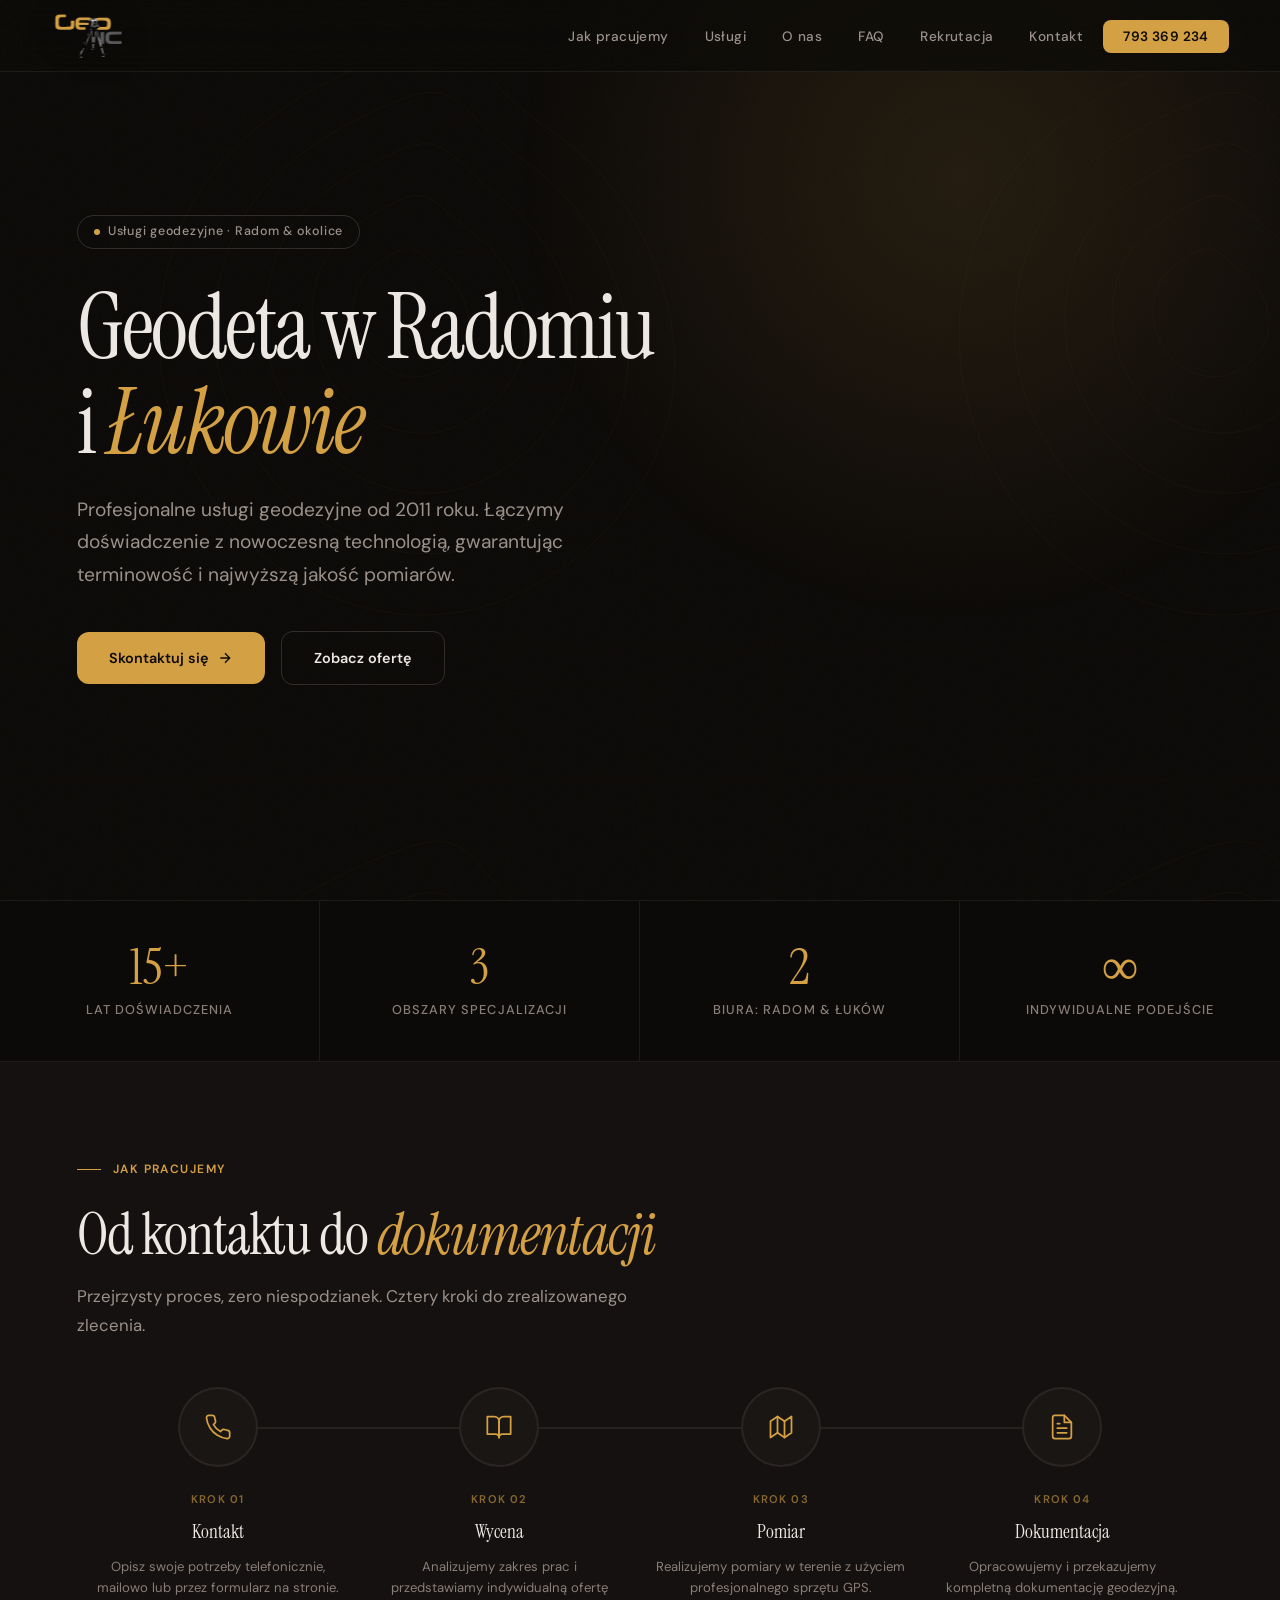
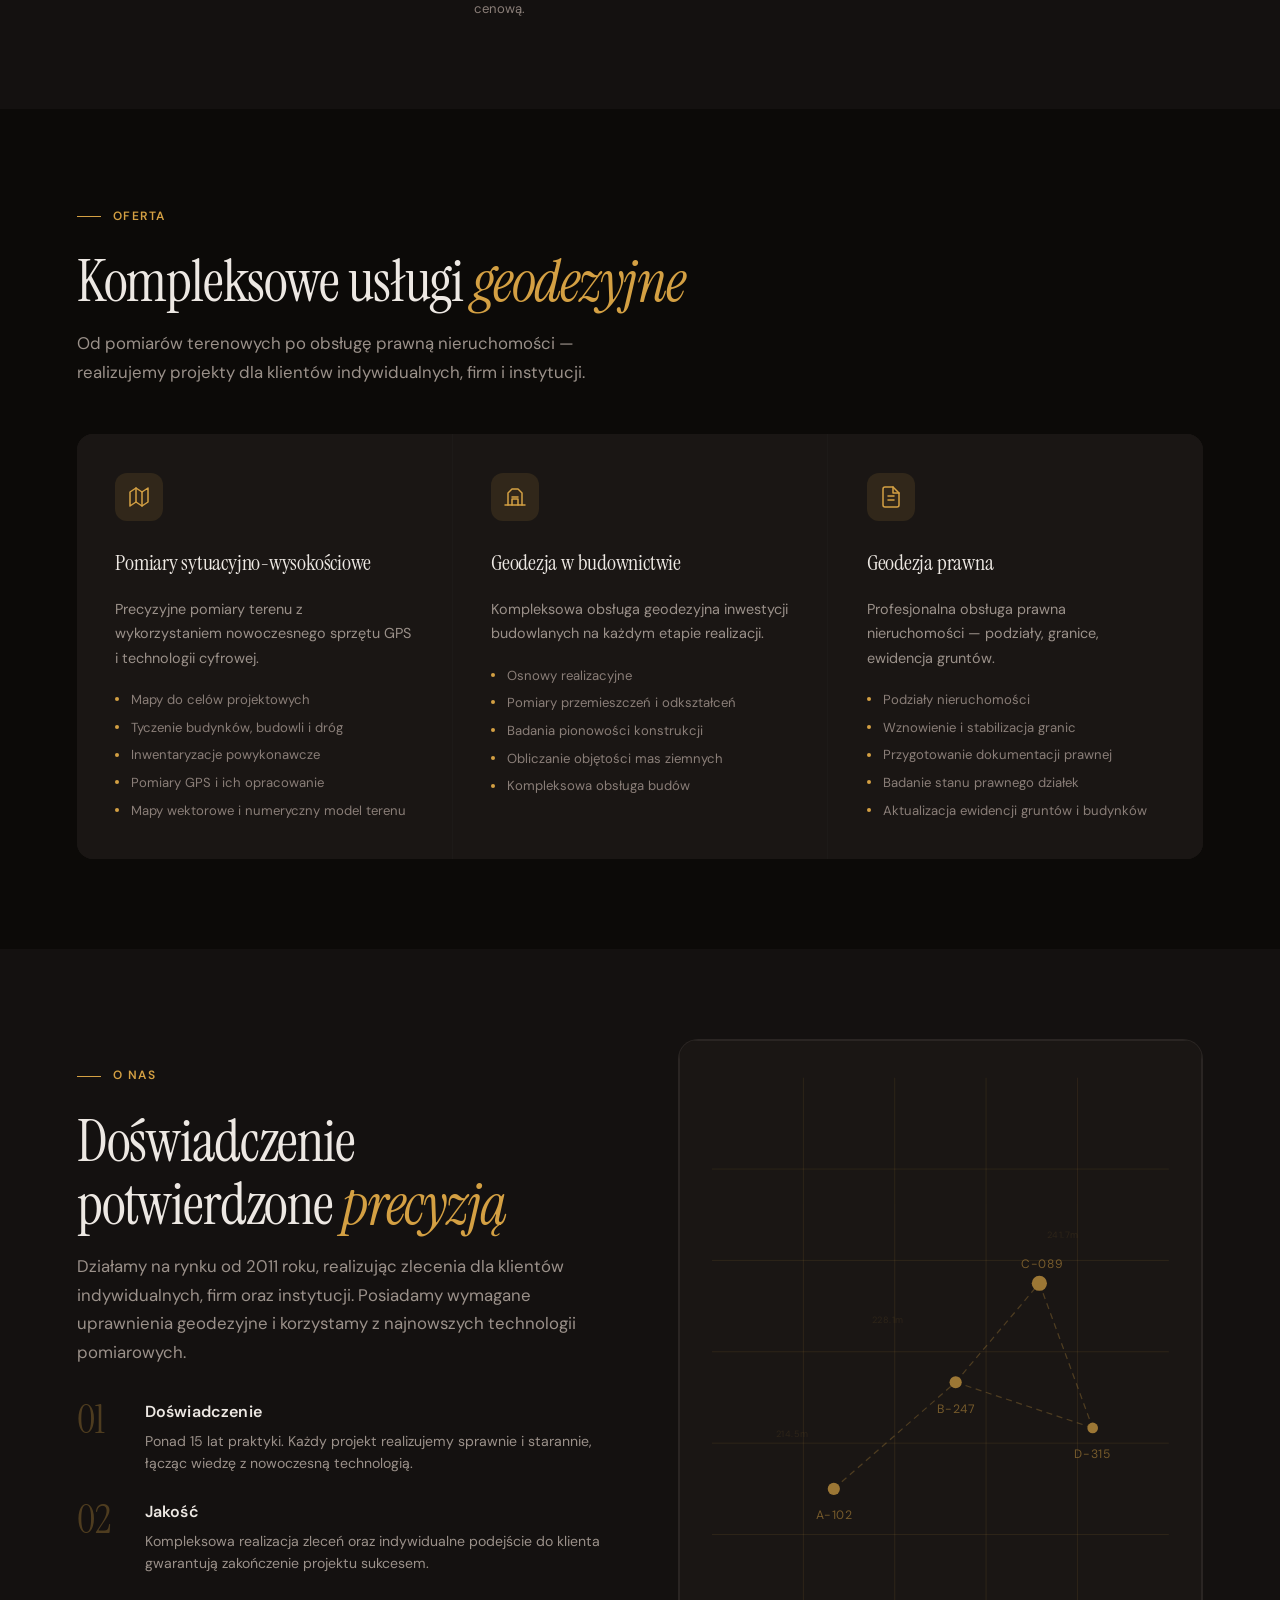
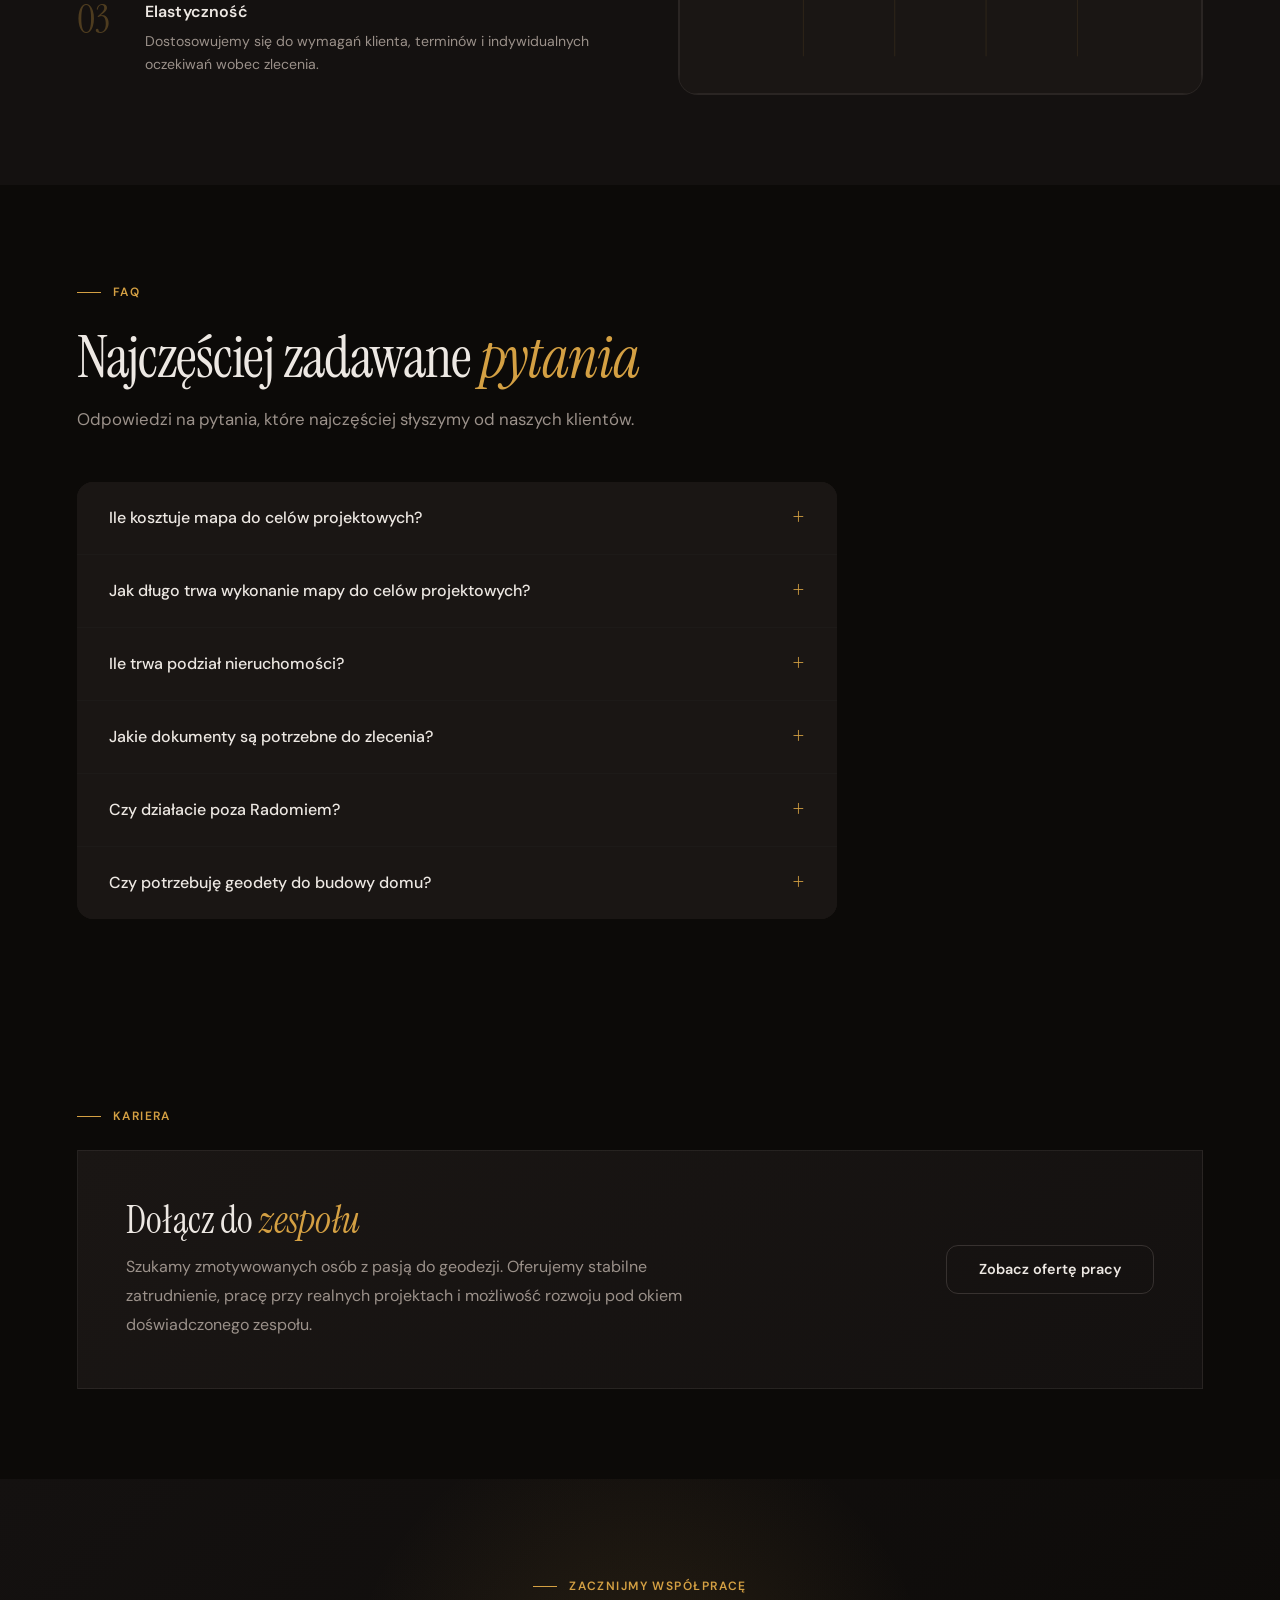
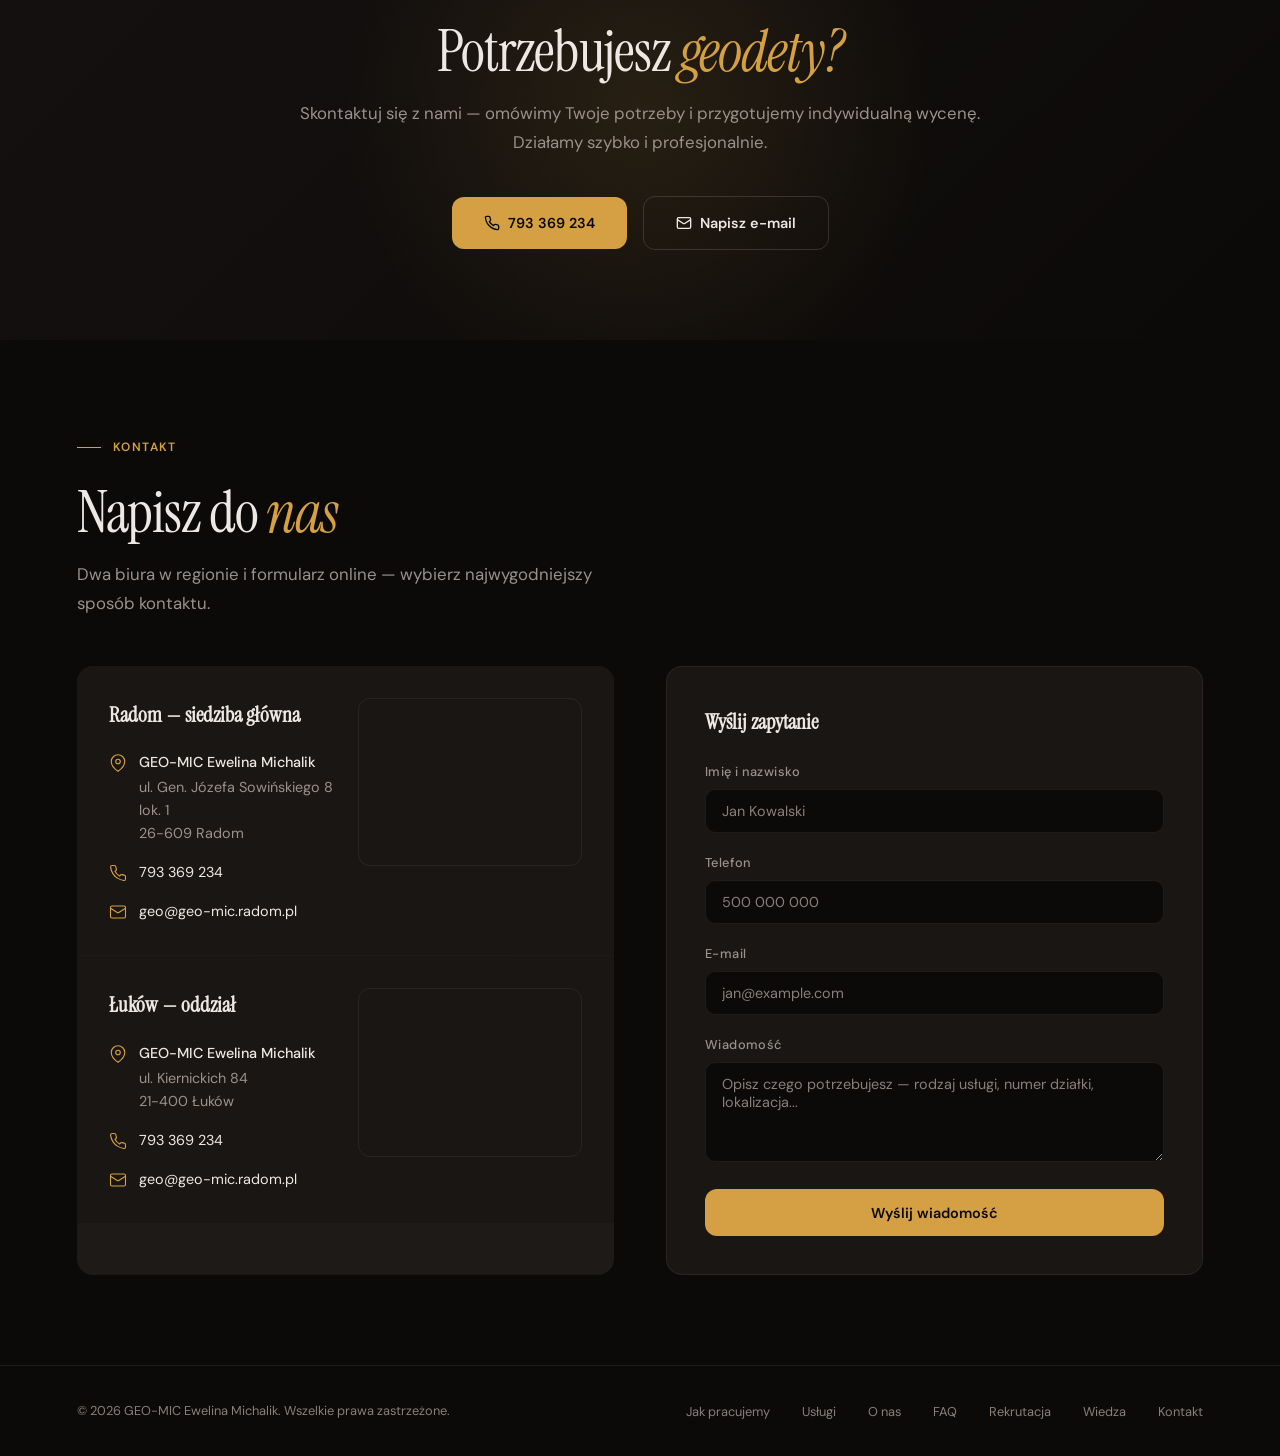
<file: index.html>
<!DOCTYPE html>
<html lang="pl">
<head>
    <meta charset="UTF-8">
    <meta name="viewport" content="width=device-width, initial-scale=1.0">
    <title>Geodeta Radom i Łuków — GEO-MIC Usługi Geodezyjne</title>
    <meta name="description" content="Geodeta Radom i Łuków — mapy do celów projektowych, podziały nieruchomości, tyczenie budynków, inwentaryzacje powykonawcze. GEO-MIC od 2011 roku. Zadzwoń lub napisz.">
    <meta name="keywords" content="geodeta Radom, usługi geodezyjne Radom, mapa do celów projektowych, podział nieruchomości, tyczenie budynku, inwentaryzacja powykonawcza, geodezja Łuków, geodeta Łuków, GEO-MIC">
    <meta name="author" content="GEO-MIC Ewelina Michalik">
    <meta name="robots" content="index, follow">
    <link rel="canonical" href="https://geo-mic.radom.pl/">
    <link rel="alternate" hreflang="pl" href="https://geo-mic.radom.pl/">
    <link rel="alternate" hreflang="x-default" href="https://geo-mic.radom.pl/">

    <!-- Open Graph -->
    <meta property="og:type" content="website">
    <meta property="og:title" content="GEO-MIC — Usługi Geodezyjne Radom & Łuków">
    <meta property="og:description" content="Profesjonalne usługi geodezyjne od 2011 roku. Mapy, pomiary, podziały nieruchomości. Skontaktuj się z nami!">
    <meta property="og:url" content="https://geo-mic.radom.pl/">
    <meta property="og:site_name" content="GEO-MIC">
    <meta property="og:locale" content="pl_PL">
    <meta property="og:image" content="https://geo-mic.radom.pl/og-image.jpg">
    <meta property="og:image:width" content="1200">
    <meta property="og:image:height" content="630">
    <meta name="twitter:image" content="https://geo-mic.radom.pl/og-image.jpg">

    <!-- Twitter -->
    <meta name="twitter:card" content="summary_large_image">
    <meta name="twitter:title" content="GEO-MIC — Usługi Geodezyjne Radom">
    <meta name="twitter:description" content="Profesjonalne usługi geodezyjne od 2011 roku. Mapy, pomiary, podziały nieruchomości.">

    <!-- Favicon -->
    <link rel="icon" type="image/svg+xml" href="logo_nav_gold.svg">
    <link rel="shortcut icon" href="logo_nav_gold.svg">

    <!-- Schema.org LocalBusiness -->
    <script type="application/ld+json">
    {
        "@context": "https://schema.org",
        "@type": "ProfessionalService",
        "name": "GEO-MIC Ewelina Michalik",
        "legalName": "GEO-MIC Ewelina Michalik",
        "description": "Profesjonalne usługi geodezyjne — mapy do celów projektowych, podziały nieruchomości, tyczenie budynków, inwentaryzacje powykonawcze.",
        "url": "https://geo-mic.radom.pl",
        "telephone": "+48793369234",
        "email": "geo@geo-mic.radom.pl",
        "foundingDate": "2011",
        "priceRange": "$$",
        "logo": {
            "@type": "ImageObject",
            "url": "https://geo-mic.radom.pl/logo_nav_gold.svg"
        },
        "image": "https://geo-mic.radom.pl/og-image.jpg",
        "areaServed": [
            {"@type": "City", "name": "Radom"},
            {"@type": "City", "name": "Łuków"},
            {"@type": "AdministrativeArea", "name": "województwo mazowieckie"},
            {"@type": "AdministrativeArea", "name": "województwo lubelskie"}
        ],
        "address": [
            {
                "@type": "PostalAddress",
                "streetAddress": "ul. Gen. Józefa Sowińskiego 8 lok. 1",
                "addressLocality": "Radom",
                "postalCode": "26-609",
                "addressCountry": "PL"
            },
            {
                "@type": "PostalAddress",
                "streetAddress": "ul. Kiernickich 84",
                "addressLocality": "Łuków",
                "postalCode": "21-400",
                "addressCountry": "PL"
            }
        ],
        "geo": {
            "@type": "GeoCoordinates",
            "latitude": 51.40270,
            "longitude": 21.14720
        },
        "openingHoursSpecification": [
            {
                "@type": "OpeningHoursSpecification",
                "dayOfWeek": ["Monday","Tuesday","Wednesday","Thursday","Friday"],
                "opens": "08:00",
                "closes": "16:00"
            }
        ],
        "sameAs": [
            "https://www.panoramafirm.pl/geodezja-geo-mic-ewelina-michalik"
        ],
        "hasOfferCatalog": {
            "@type": "OfferCatalog",
            "name": "Usługi geodezyjne",
            "itemListElement": [
                {"@type": "Offer", "itemOffered": {"@type": "Service", "name": "Mapy do celów projektowych"}},
                {"@type": "Offer", "itemOffered": {"@type": "Service", "name": "Tyczenie budynków i budowli"}},
                {"@type": "Offer", "itemOffered": {"@type": "Service", "name": "Inwentaryzacje powykonawcze"}},
                {"@type": "Offer", "itemOffered": {"@type": "Service", "name": "Podziały nieruchomości"}},
                {"@type": "Offer", "itemOffered": {"@type": "Service", "name": "Geodezja w budownictwie"}}
            ]
        }
    }
    </script>

    <!-- Schema.org FAQPage -->
    <script type="application/ld+json">
    {
        "@context": "https://schema.org",
        "@type": "FAQPage",
        "mainEntity": [
            {
                "@type": "Question",
                "name": "Ile kosztuje mapa do celów projektowych?",
                "acceptedAnswer": {
                    "@type": "Answer",
                    "text": "Cena zależy od wielkości obszaru opracowania, lokalizacji działki oraz stopnia zagospodarowania terenu. Wycenę przygotowujemy indywidualnie po zapoznaniu się ze szczegółami zlecenia."
                }
            },
            {
                "@type": "Question",
                "name": "Jak długo trwa wykonanie mapy do celów projektowych?",
                "acceptedAnswer": {
                    "@type": "Answer",
                    "text": "Standardowy czas realizacji to od 2 do 4 tygodni, w zależności od skomplikowania terenu i obciążenia ośrodka dokumentacji geodezyjnej."
                }
            },
            {
                "@type": "Question",
                "name": "Ile trwa podział nieruchomości?",
                "acceptedAnswer": {
                    "@type": "Answer",
                    "text": "Proces podziału nieruchomości trwa zazwyczaj od 2 do 6 miesięcy. Na czas realizacji wpływają procedury administracyjne i konieczność uzyskania decyzji urzędowych."
                }
            },
            {
                "@type": "Question",
                "name": "Jakie dokumenty są potrzebne do zlecenia?",
                "acceptedAnswer": {
                    "@type": "Answer",
                    "text": "Podstawowe informacje to numer działki ewidencyjnej i jej lokalizacja. W zależności od rodzaju usługi mogą być potrzebne dodatkowe dokumenty, np. akt notarialny czy wypis z rejestru gruntów."
                }
            },
            {
                "@type": "Question",
                "name": "Czy działacie poza Radomiem?",
                "acceptedAnswer": {
                    "@type": "Answer",
                    "text": "Tak — realizujemy zlecenia na terenie całego województwa mazowieckiego i lubelskiego. Posiadamy biura w Radomiu i Łukowie."
                }
            },
            {
                "@type": "Question",
                "name": "Czy potrzebuję geodety do budowy domu?",
                "acceptedAnswer": {
                    "@type": "Answer",
                    "text": "Tak — geodeta jest niezbędny na kilku etapach: przed budową (mapa do celów projektowych), w trakcie (tyczenie budynku) i po zakończeniu (inwentaryzacja powykonawcza)."
                }
            }
        ]
    }
    </script>

    <link rel="preconnect" href="https://fonts.googleapis.com">
    <link rel="preconnect" href="https://fonts.gstatic.com" crossorigin>
    <link href="https://fonts.googleapis.com/css2?family=DM+Sans:opsz,wght@9..40,400;9..40,500;9..40,600;9..40,700&family=Instrument+Serif:ital@0;1&display=swap" rel="stylesheet">
    <style>
        *, *::before, *::after { margin: 0; padding: 0; box-sizing: border-box; }

        :root {
            --bg-primary: #0c0a08;
            --bg-secondary: #141110;
            --bg-card: #1a1614;
            --bg-card-hover: #221e1a;
            --text-primary: #ede8e3;
            --text-secondary: #9b918a;
            --text-muted: #8a7e78;
            --accent: #d4a043;
            --accent-dim: #c08c30;
            --accent-glow: rgba(212, 160, 67, 0.12);
            --accent-warm: #d4a843;
            --border: rgba(155, 145, 138, 0.12);
            --border-hover: rgba(155, 145, 138, 0.25);
            --font-display: 'Instrument Serif', Georgia, serif;
            --font-body: 'DM Sans', system-ui, sans-serif;
            --ease-out: cubic-bezier(0.16, 1, 0.3, 1);
            --ease-spring: cubic-bezier(0.34, 1.56, 0.64, 1);
        }

        html { scroll-behavior: smooth; }

        body {
            font-family: var(--font-body);
            background: var(--bg-primary);
            color: var(--text-primary);
            line-height: 1.6;
            overflow-x: hidden;
            -webkit-font-smoothing: antialiased;
        }

        /* === TOPO BACKGROUND PATTERN === */
        .topo-bg {
            position: fixed;
            inset: 0;
            z-index: 0;
            opacity: 0.04;
            pointer-events: none;
            background-image: url("data:image/svg+xml,%3Csvg width='800' height='800' xmlns='http://www.w3.org/2000/svg'%3E%3Cpath d='M400 50c-80 30-180 80-220 180s-20 200 40 280 160 120 250 100 180-100 200-200-30-220-120-280S480 20 400 50z' fill='none' stroke='%23d4a043' stroke-width='1'/%3E%3Cpath d='M400 100c-60 25-140 65-170 145s-15 160 35 225 130 95 200 80 145-80 160-160-25-175-95-225S460 75 400 100z' fill='none' stroke='%23d4a043' stroke-width='1'/%3E%3Cpath d='M400 150c-45 20-105 50-125 110s-10 120 28 170 100 72 152 60 110-60 120-120-20-130-72-170S445 130 400 150z' fill='none' stroke='%23d4a043' stroke-width='1'/%3E%3Cpath d='M400 200c-30 14-70 36-82 76s-6 82 20 115 68 48 104 40 74-42 82-82-14-88-50-115S430 186 400 200z' fill='none' stroke='%23d4a043' stroke-width='1'/%3E%3Cpath d='M400 250c-15 8-38 20-44 42s-3 44 12 62 38 26 56 22 40-22 44-44-8-48-28-62S415 242 400 250z' fill='none' stroke='%23d4a043' stroke-width='1'/%3E%3C/svg%3E");
            background-size: 800px 800px;
            animation: topoDrift 60s linear infinite;
        }

        @keyframes topoDrift {
            0% { transform: translate(0, 0) rotate(0deg); }
            100% { transform: translate(-100px, -80px) rotate(5deg); }
        }

        /* === GRAIN OVERLAY === */
        .grain {
            position: fixed;
            inset: 0;
            z-index: 9999;
            pointer-events: none;
            opacity: 0.025;
            background-image: url("data:image/svg+xml,%3Csvg viewBox='0 0 256 256' xmlns='http://www.w3.org/2000/svg'%3E%3Cfilter id='noise'%3E%3CfeTurbulence type='fractalNoise' baseFrequency='0.9' numOctaves='4' stitchTiles='stitch'/%3E%3C/filter%3E%3Crect width='100%25' height='100%25' filter='url(%23noise)'/%3E%3C/svg%3E");
            background-size: 256px;
        }

        /* === NAV === */
        nav {
            position: fixed;
            top: 0;
            left: 0;
            right: 0;
            z-index: 1000;
            padding: 0 clamp(1.5rem, 4vw, 4rem);
            height: 72px;
            display: flex;
            align-items: center;
            justify-content: space-between;
            backdrop-filter: blur(20px) saturate(1.4);
            -webkit-backdrop-filter: blur(20px) saturate(1.4);
            background: rgba(12, 10, 8, 0.8);
            border-bottom: 1px solid var(--border);
            transition: transform 0.4s var(--ease-out);
        }

        nav.hidden { transform: translateY(-100%); }

        .nav-logo {
            display: flex;
            align-items: center;
            justify-content: flex-start;
            width: clamp(152px, 18vw, 196px);
            height: 46px;
            padding: 2px 0 1px 4px;
            overflow: visible;
            text-decoration: none;
            color: var(--text-primary);
            flex-shrink: 0;
        }

        .nav-logo img {
            display: block;
            width: auto;
            height: 34px;
            max-width: none;
            object-fit: contain;
            object-position: left center;
            transform: scale(1.28);
            transform-origin: left center;
            filter: drop-shadow(0 4px 16px rgba(0,0,0,0.16));
            transition: transform 0.3s var(--ease-out), filter 0.3s var(--ease-out);
        }

        .nav-logo:hover img {
            transform: scale(1.31) translateY(-1px);
            filter: drop-shadow(0 6px 22px rgba(212, 160, 67, 0.16));
        }

        .nav-links {
            display: flex;
            align-items: center;
            gap: 0.25rem;
            list-style: none;
        }

        .nav-links a {
            color: var(--text-secondary);
            text-decoration: none;
            font-size: 0.85rem;
            font-weight: 500;
            letter-spacing: 0.03em;
            padding: 0.5rem 1rem;
            border-radius: 8px;
            transition: all 0.25s var(--ease-out);
        }

        .nav-links a:hover {
            color: var(--text-primary);
            background: rgba(212, 160, 67, 0.06);
        }

        .nav-cta {
            background: var(--accent) !important;
            color: var(--bg-primary) !important;
            font-weight: 600 !important;
            padding: 0.5rem 1.25rem !important;
        }

        .nav-cta:hover {
            background: var(--accent-dim) !important;
            transform: translateY(-1px);
            box-shadow: 0 4px 20px var(--accent-glow);
        }

        /* Mobile menu */
        .menu-toggle {
            display: none;
            flex-direction: column;
            gap: 5px;
            background: none;
            border: none;
            cursor: pointer;
            padding: 8px;
        }

        .menu-toggle span {
            width: 22px;
            height: 2px;
            background: var(--text-primary);
            border-radius: 2px;
            transition: all 0.3s var(--ease-out);
        }

        /* === HERO === */
        .hero {
            position: relative;
            min-height: 100vh;
            display: flex;
            align-items: center;
            padding: clamp(6rem, 12vh, 10rem) clamp(1.5rem, 6vw, 6rem);
            overflow: hidden;
        }

        .hero::before {
            content: '';
            position: absolute;
            top: -30%;
            right: -10%;
            width: 70vw;
            height: 70vw;
            max-width: 900px;
            max-height: 900px;
            background: radial-gradient(circle, var(--accent-glow) 0%, transparent 70%);
            border-radius: 50%;
            pointer-events: none;
            animation: heroGlow 8s ease-in-out infinite alternate;
        }

        /* Hero parallax grid background */
        .hero-grid-bg {
            position: absolute;
            inset: 0;
            z-index: 0;
            overflow: hidden;
            pointer-events: none;
        }

        .hero-grid-bg svg {
            position: absolute;
            width: 120%;
            height: 120%;
            top: -10%;
            left: -10%;
            opacity: 0.035;
            will-change: transform;
        }

        @keyframes heroGlow {
            0% { opacity: 0.4; transform: scale(1); }
            100% { opacity: 0.7; transform: scale(1.1); }
        }

        .hero-content {
            position: relative;
            z-index: 2;
            max-width: 860px;
        }

        .hero-badge {
            display: inline-flex;
            align-items: center;
            gap: 0.5rem;
            padding: 0.4rem 1rem;
            border: 1px solid var(--border-hover);
            border-radius: 100px;
            font-size: 0.78rem;
            font-weight: 500;
            letter-spacing: 0.06em;
            color: var(--text-secondary);
            margin-bottom: 2rem;
            opacity: 0;
            animation: fadeUp 0.8s var(--ease-out) 0.2s forwards;
        }

        .hero-badge::before {
            content: '';
            width: 6px;
            height: 6px;
            background: var(--accent);
            border-radius: 50%;
            animation: pulse 2s ease-in-out infinite;
        }

        @keyframes pulse {
            0%, 100% { opacity: 1; transform: scale(1); }
            50% { opacity: 0.5; transform: scale(0.8); }
        }

        .hero h1 {
            font-family: var(--font-display);
            font-size: clamp(3rem, 7vw, 6.5rem);
            font-weight: 400;
            line-height: 1.05;
            letter-spacing: -0.025em;
            margin-bottom: 1.5rem;
            opacity: 0;
            animation: fadeUp 1s var(--ease-out) 0.4s forwards;
        }

        .hero h1 em {
            font-style: italic;
            color: var(--accent);
        }

        .hero-sub {
            font-size: clamp(1rem, 1.6vw, 1.2rem);
            color: var(--text-secondary);
            max-width: 520px;
            line-height: 1.7;
            margin-bottom: 2.5rem;
            opacity: 0;
            animation: fadeUp 1s var(--ease-out) 0.6s forwards;
        }

        .hero-actions {
            display: flex;
            align-items: center;
            gap: 1rem;
            flex-wrap: wrap;
            opacity: 0;
            animation: fadeUp 1s var(--ease-out) 0.8s forwards;
        }

        @keyframes fadeUp {
            from { opacity: 0; transform: translateY(24px); }
            to { opacity: 1; transform: translateY(0); }
        }

        .btn {
            display: inline-flex;
            align-items: center;
            gap: 0.5rem;
            padding: 0.9rem 2rem;
            border-radius: 12px;
            font-family: var(--font-body);
            font-size: 0.9rem;
            font-weight: 600;
            text-decoration: none;
            cursor: pointer;
            border: none;
            transition: all 0.3s var(--ease-out);
        }

        .btn-primary {
            background: var(--accent);
            color: var(--bg-primary);
        }

        .btn-primary:hover {
            background: var(--accent-dim);
            transform: translateY(-2px);
            box-shadow: 0 8px 30px var(--accent-glow);
        }

        .btn-ghost {
            background: transparent;
            color: var(--text-primary);
            border: 1px solid var(--border-hover);
        }

        .btn-ghost:hover {
            border-color: var(--accent);
            color: var(--accent);
            background: rgba(212, 160, 67, 0.04);
        }

        .btn svg {
            width: 16px;
            height: 16px;
        }

        /* === STATS STRIP === */
        .stats {
            position: relative;
            z-index: 2;
            border-top: 1px solid var(--border);
            border-bottom: 1px solid var(--border);
            display: grid;
            grid-template-columns: repeat(4, 1fr);
        }

        .stat {
            padding: 2.5rem clamp(1.5rem, 3vw, 3rem);
            text-align: center;
            border-right: 1px solid var(--border);
            transition: background 0.3s var(--ease-out);
        }

        .stat:last-child { border-right: none; }
        .stat:hover { background: var(--bg-secondary); }

        .stat-num {
            font-family: var(--font-display);
            font-size: clamp(2rem, 4vw, 3.2rem);
            color: var(--accent);
            line-height: 1;
            margin-bottom: 0.5rem;
        }

        .stat-label {
            font-size: 0.8rem;
            color: var(--text-muted);
            letter-spacing: 0.08em;
            text-transform: uppercase;
            font-weight: 500;
        }

        /* === SECTION SHARED === */
        section {
            position: relative;
            z-index: 2;
        }

        .section-pad {
            padding: clamp(4rem, 10vh, 8rem) clamp(1.5rem, 6vw, 6rem);
        }

        .section-label {
            display: inline-flex;
            align-items: center;
            gap: 0.75rem;
            font-size: 0.75rem;
            font-weight: 600;
            letter-spacing: 0.12em;
            text-transform: uppercase;
            color: var(--accent);
            margin-bottom: 1.5rem;
        }

        .section-label::before {
            content: '';
            width: 24px;
            height: 1px;
            background: var(--accent);
        }

        .section-title {
            font-family: var(--font-display);
            font-size: clamp(2rem, 4.5vw, 3.8rem);
            font-weight: 400;
            line-height: 1.1;
            letter-spacing: -0.02em;
            max-width: 700px;
            margin-bottom: 1rem;
        }

        .section-title em {
            font-style: italic;
            color: var(--accent);
        }

        .section-desc {
            color: var(--text-secondary);
            max-width: 560px;
            font-size: 1.05rem;
            line-height: 1.7;
            margin-bottom: 3rem;
        }

        /* === PROCESS / HOW WE WORK === */
        .process-section { background: var(--bg-secondary); }

        .process-grid {
            display: grid;
            grid-template-columns: repeat(4, 1fr);
            gap: 0;
            position: relative;
        }

        .process-grid::before {
            content: '';
            position: absolute;
            top: 40px;
            left: calc(12.5% + 20px);
            right: calc(12.5% + 20px);
            height: 2px;
            background: var(--border);
            z-index: 0;
        }

        .process-step {
            text-align: center;
            position: relative;
            z-index: 1;
            padding: 0 1rem;
        }

        .process-step-num {
            width: 80px;
            height: 80px;
            border-radius: 50%;
            background: var(--bg-card);
            border: 2px solid var(--border);
            display: grid;
            place-items: center;
            margin: 0 auto 1.5rem;
            transition: all 0.4s var(--ease-out);
            position: relative;
        }

        .process-step:hover .process-step-num {
            border-color: var(--accent);
            background: var(--bg-card-hover);
            transform: translateY(-4px);
            box-shadow: 0 8px 30px var(--accent-glow);
        }

        .process-step-num svg {
            width: 28px;
            height: 28px;
            stroke: var(--accent);
            fill: none;
            stroke-width: 1.5;
            stroke-linecap: round;
            stroke-linejoin: round;
        }

        .process-step-label {
            font-size: 0.7rem;
            font-weight: 600;
            letter-spacing: 0.1em;
            text-transform: uppercase;
            color: var(--accent);
            margin-bottom: 0.5rem;
            opacity: 0.6;
        }

        .process-step h4 {
            font-family: var(--font-display);
            font-size: 1.2rem;
            font-weight: 400;
            margin-bottom: 0.5rem;
        }

        .process-step p {
            font-size: 0.82rem;
            color: var(--text-muted);
            line-height: 1.6;
        }

        /* === SERVICES === */
        .services-grid {
            display: grid;
            grid-template-columns: repeat(3, 1fr);
            gap: 1px;
            background: var(--border);
            border-radius: 16px;
            overflow: hidden;
        }

        .service-card {
            background: var(--bg-card);
            padding: clamp(2rem, 3vw, 3rem);
            transition: all 0.4s var(--ease-out);
            cursor: default;
            position: relative;
        }

        .service-card::before {
            content: '';
            position: absolute;
            top: 0;
            left: 0;
            right: 0;
            height: 2px;
            background: var(--accent);
            transform: scaleX(0);
            transform-origin: left;
            transition: transform 0.4s var(--ease-out);
        }

        .service-card:hover { background: var(--bg-card-hover); }
        .service-card:hover::before { transform: scaleX(1); }

        .service-icon {
            width: 48px;
            height: 48px;
            border-radius: 12px;
            background: var(--accent-glow);
            display: grid;
            place-items: center;
            margin-bottom: 1.5rem;
        }

        .service-icon svg {
            width: 24px;
            height: 24px;
            stroke: var(--accent);
            fill: none;
            stroke-width: 1.5;
            stroke-linecap: round;
            stroke-linejoin: round;
        }

        .service-card h3 {
            font-family: var(--font-display);
            font-size: 1.4rem;
            font-weight: 400;
            margin-bottom: 1rem;
            letter-spacing: -0.01em;
        }

        .service-card p {
            color: var(--text-secondary);
            font-size: 0.9rem;
            line-height: 1.7;
        }

        .service-list {
            list-style: none;
            margin-top: 1.25rem;
            display: flex;
            flex-direction: column;
            gap: 0.5rem;
        }

        .service-list li {
            font-size: 0.82rem;
            color: var(--text-muted);
            padding-left: 1rem;
            position: relative;
            line-height: 1.5;
        }

        .service-list li::before {
            content: '';
            position: absolute;
            left: 0;
            top: 0.55em;
            width: 4px;
            height: 4px;
            background: var(--accent);
            border-radius: 50%;
        }

        /* === ABOUT / VALUES === */
        .about-section { background: var(--bg-secondary); }

        .about-grid {
            display: grid;
            grid-template-columns: 1fr 1fr;
            gap: clamp(3rem, 6vw, 6rem);
            align-items: center;
        }

        .about-text .section-desc { margin-bottom: 2rem; }

        .values {
            display: flex;
            flex-direction: column;
            gap: 1.5rem;
        }

        .value-item {
            display: flex;
            gap: 1.25rem;
            align-items: flex-start;
        }

        .value-num {
            font-family: var(--font-display);
            font-size: 2.5rem;
            color: var(--accent);
            line-height: 1;
            opacity: 0.3;
            flex-shrink: 0;
            width: 48px;
        }

        .value-content h4 {
            font-size: 1rem;
            font-weight: 600;
            margin-bottom: 0.35rem;
            letter-spacing: 0.01em;
        }

        .value-content p {
            color: var(--text-secondary);
            font-size: 0.88rem;
            line-height: 1.6;
        }

        .about-visual {
            position: relative;
            aspect-ratio: 4/5;
            border-radius: 20px;
            overflow: hidden;
            background: var(--bg-card);
            border: 1px solid var(--border);
        }

        .about-visual-inner {
            position: absolute;
            inset: 0;
            display: grid;
            place-items: center;
            border: 1px solid var(--border);
            background: var(--bg-card);
            padding: 2rem;
        }

        .geo-art {
            width: 100%;
            height: 100%;
            position: relative;
            display: flex;
            align-items: center;
            justify-content: center;
            opacity: 0.7;
        }

        .geo-art svg { width: 100%; height: 100%; }

        .geo-grid-line {
            stroke: var(--accent);
            stroke-width: 0.5;
            opacity: 0.2;
        }

        .geo-point {
            fill: var(--accent);
        }

        .geo-measure-line {
            stroke: var(--accent);
            stroke-width: 0.8;
            stroke-dasharray: 4 3;
            opacity: 0.4;
        }

        .geo-label {
            font-family: var(--font-body);
            font-size: 8px;
            fill: var(--accent);
            opacity: 0.7;
            letter-spacing: 0.05em;
        }

        /* === FAQ === */
        .faq-list {
            max-width: 760px;
            display: flex;
            flex-direction: column;
            gap: 1px;
            background: var(--border);
            border-radius: 16px;
            overflow: hidden;
        }

        .faq-item {
            background: var(--bg-card);
            transition: background 0.3s var(--ease-out);
        }

        .faq-item:hover { background: var(--bg-card-hover); }

        .faq-question {
            width: 100%;
            background: none;
            border: none;
            color: var(--text-primary);
            font-family: var(--font-body);
            font-size: 1rem;
            font-weight: 500;
            text-align: left;
            padding: 1.5rem 2rem;
            cursor: pointer;
            display: flex;
            align-items: center;
            justify-content: space-between;
            gap: 1rem;
        }

        .faq-question::after {
            content: '+';
            font-family: var(--font-display);
            font-size: 1.5rem;
            color: var(--accent);
            flex-shrink: 0;
            transition: transform 0.3s var(--ease-out);
            line-height: 1;
        }

        .faq-item.open .faq-question::after {
            transform: rotate(45deg);
        }

        .faq-answer {
            max-height: 0;
            overflow: hidden;
            transition: max-height 0.4s var(--ease-out), padding 0.4s var(--ease-out);
        }

        .faq-item.open .faq-answer {
            max-height: 300px;
        }

        .faq-answer-inner {
            padding: 0 2rem 1.5rem;
            color: var(--text-secondary);
            font-size: 0.9rem;
            line-height: 1.7;
        }

        /* === REKRUTACJA === */
        .career-wrap {
            border: 1px solid var(--border);
            background: linear-gradient(135deg, var(--bg-card), var(--bg-secondary));
            padding: clamp(2rem, 4vw, 3rem);
            display: flex;
            align-items: center;
            justify-content: space-between;
            gap: 2rem;
        }

        .career-copy {
            max-width: 560px;
        }

        .career-copy h3 {
            font-family: var(--font-display);
            font-size: clamp(1.8rem, 3vw, 2.6rem);
            font-weight: 400;
            line-height: 1.1;
            margin-bottom: 0.75rem;
        }

        .career-copy h3 em {
            color: var(--accent);
            font-style: italic;
        }

        .career-copy p {
            color: var(--text-secondary);
            line-height: 1.8;
        }

        .career-modal {
            position: fixed;
            inset: 0;
            z-index: 1500;
            display: none;
        }

        .career-modal.open {
            display: block;
        }

        .career-modal-backdrop {
            position: absolute;
            inset: 0;
            background: rgba(0,0,0,0.72);
            backdrop-filter: blur(10px);
        }

        .career-modal-dialog {
            position: relative;
            z-index: 1;
            max-width: 760px;
            margin: 5vh auto;
            max-height: 90vh;
            overflow: auto;
            background: var(--bg-card);
            border: 1px solid var(--border);
            border-radius: 18px;
            box-shadow: 0 24px 80px rgba(0,0,0,0.35);
        }

        .career-modal-head {
            display: flex;
            align-items: center;
            justify-content: space-between;
            gap: 1rem;
            padding: 1.25rem 1.5rem;
            border-bottom: 1px solid var(--border);
        }

        .career-modal-head span {
            font-size: 0.78rem;
            font-weight: 700;
            letter-spacing: 0.14em;
            text-transform: uppercase;
            color: var(--accent);
        }

        .career-modal-close {
            border: none;
            background: transparent;
            color: var(--text-muted);
            font-size: 1.8rem;
            line-height: 1;
            cursor: pointer;
        }

        .career-modal-body {
            padding: 1.75rem 1.5rem 2rem;
        }

        .career-meta {
            color: var(--text-muted);
            margin-top: 0.35rem;
            margin-bottom: 1.5rem;
        }

        .career-section-title {
            font-size: 0.78rem;
            font-weight: 700;
            letter-spacing: 0.14em;
            text-transform: uppercase;
            color: var(--accent);
            margin: 1.5rem 0 0.75rem;
        }

        .career-list {
            list-style: none;
            display: grid;
            gap: 0.65rem;
        }

        .career-list li {
            color: var(--text-secondary);
            line-height: 1.7;
            padding-left: 1rem;
            position: relative;
        }

        .career-list li::before {
            content: '—';
            position: absolute;
            left: 0;
            color: var(--accent);
        }

        .career-actions {
            display: flex;
            flex-wrap: wrap;
            gap: 1rem;
            margin-top: 1.75rem;
        }

        .career-actions .btn {
            flex: 1 1 220px;
            justify-content: center;
        }

        .career-form-wrap {
            margin-top: 1.25rem;
            background: var(--bg-secondary);
            border: 1px solid var(--border);
            border-radius: 16px;
            padding: 1.25rem;
        }

        .career-form-wrap h3 {
            font-size: 1.1rem;
            margin-bottom: 0.35rem;
        }

        .career-form-wrap p {
            color: var(--text-secondary);
            font-size: 0.92rem;
            margin-bottom: 1rem;
        }

        .career-form-wrap .form-group textarea {
            min-height: 132px;
        }

        .career-apply {
            margin-top: 2rem;
            padding-top: 1.5rem;
            border-top: 1px solid var(--border);
        }

        /* === CTA SECTION === */
        .cta-section {
            background: linear-gradient(135deg, var(--bg-secondary) 0%, var(--bg-primary) 100%);
            position: relative;
            overflow: hidden;
        }

        .cta-section::before {
            content: '';
            position: absolute;
            top: 50%;
            left: 50%;
            transform: translate(-50%, -50%);
            width: 600px;
            height: 600px;
            background: radial-gradient(circle, var(--accent-glow), transparent 70%);
            pointer-events: none;
        }

        .cta-inner {
            position: relative;
            z-index: 2;
            max-width: 680px;
            margin: 0 auto;
            text-align: center;
        }

        .cta-inner .section-label { justify-content: center; }

        .cta-inner .section-title {
            margin: 0 auto 1rem;
            max-width: 100%;
        }

        .cta-inner .section-desc {
            margin: 0 auto 2.5rem;
            max-width: 100%;
        }

        .cta-actions {
            display: flex;
            align-items: center;
            justify-content: center;
            gap: 1rem;
            flex-wrap: wrap;
        }

        /* === CONTACT === */
        .contact-layout {
            display: grid;
            grid-template-columns: 1fr 1fr;
            gap: clamp(2rem, 4vw, 4rem);
            margin-top: 3rem;
        }

        .contact-left {
            display: flex;
            flex-direction: column;
            gap: 1px;
            background: var(--border);
            border-radius: 16px;
            overflow: hidden;
        }

        .contact-card {
            background: var(--bg-card);
            padding: clamp(1.5rem, 2.5vw, 2.5rem);
            display: grid;
            grid-template-columns: 1fr 1fr;
            gap: 1.5rem;
            align-items: start;
        }

        .contact-card-map {
            border-radius: 12px;
            overflow: hidden;
            aspect-ratio: 4/3;
            border: 1px solid var(--border);
        }

        .contact-card-map iframe {
            width: 100%;
            height: 100%;
            border: none;
            filter: grayscale(0.6) brightness(0.7) contrast(1.2);
            transition: filter 0.4s;
        }

        .contact-card-map:hover iframe {
            filter: grayscale(0.3) brightness(0.8) contrast(1.1);
        }

        .contact-card h3 {
            font-family: var(--font-display);
            font-size: 1.3rem;
            margin-bottom: 1.25rem;
        }

        .contact-info {
            display: flex;
            flex-direction: column;
            gap: 1rem;
        }

        .contact-row {
            display: flex;
            align-items: flex-start;
            gap: 0.75rem;
        }

        .contact-row svg {
            width: 18px;
            height: 18px;
            stroke: var(--accent);
            fill: none;
            stroke-width: 1.5;
            flex-shrink: 0;
            margin-top: 3px;
        }

        .contact-row div {
            font-size: 0.9rem;
            color: var(--text-secondary);
            line-height: 1.6;
        }

        .contact-row a {
            color: var(--text-primary);
            text-decoration: none;
            transition: color 0.3s;
        }

        .contact-row a:hover { color: var(--accent); }

        .contact-row strong {
            display: block;
            color: var(--text-primary);
            font-weight: 500;
            margin-bottom: 0.15rem;
        }

        /* Contact form */
        .contact-right {
            display: flex;
            flex-direction: column;
            gap: 1px;
        }

        .contact-form-wrap {
            background: var(--bg-card);
            border-radius: 16px;
            padding: clamp(1.5rem, 3vw, 2.5rem);
            border: 1px solid var(--border);
        }

        .contact-form-wrap h3 {
            font-family: var(--font-display);
            font-size: 1.3rem;
            margin-bottom: 1.5rem;
        }

        .form-group {
            margin-bottom: 1.25rem;
        }

        .form-group label {
            display: block;
            font-size: 0.8rem;
            font-weight: 500;
            color: var(--text-secondary);
            margin-bottom: 0.4rem;
            letter-spacing: 0.03em;
        }

        .form-group input,
        .form-group textarea {
            width: 100%;
            padding: 0.75rem 1rem;
            background: var(--bg-primary);
            border: 1px solid var(--border);
            border-radius: 10px;
            color: var(--text-primary);
            font-family: var(--font-body);
            font-size: 0.9rem;
            transition: border-color 0.3s var(--ease-out), box-shadow 0.3s var(--ease-out);
            outline: none;
        }

        .form-group input:focus,
        .form-group textarea:focus {
            border-color: var(--accent);
            box-shadow: 0 0 0 3px var(--accent-glow);
        }

        .form-group input::placeholder,
        .form-group textarea::placeholder {
            color: var(--text-muted);
        }

        .form-group textarea {
            resize: vertical;
            min-height: 100px;
        }

        .form-submit {
            width: 100%;
            padding: 0.9rem;
            background: var(--accent);
            color: var(--bg-primary);
            border: none;
            border-radius: 12px;
            font-family: var(--font-body);
            font-size: 0.9rem;
            font-weight: 600;
            cursor: pointer;
            transition: all 0.3s var(--ease-out);
        }

        .form-submit:hover {
            background: var(--accent-dim);
            transform: translateY(-2px);
            box-shadow: 0 8px 30px var(--accent-glow);
        }


        /* === FOOTER === */
        footer {
            position: relative;
            z-index: 2;
            border-top: 1px solid var(--border);
            padding: 2rem clamp(1.5rem, 6vw, 6rem);
            display: flex;
            align-items: center;
            justify-content: space-between;
            flex-wrap: wrap;
            gap: 1rem;
        }

        .footer-copy {
            font-size: 0.8rem;
            color: var(--text-muted);
        }

        .footer-links {
            display: flex;
            gap: 2rem;
            list-style: none;
        }

        .footer-links a {
            font-size: 0.8rem;
            color: var(--text-muted);
            text-decoration: none;
            transition: color 0.3s;
        }

        .footer-links a:hover { color: var(--accent); }

        /* === SCROLL REVEAL === */
        .reveal {
            opacity: 0;
            transform: translateY(32px);
            transition: all 0.8s var(--ease-out);
        }

        .reveal.visible {
            opacity: 1;
            transform: translateY(0);
        }

        .reveal-delay-1 { transition-delay: 0.1s; }
        .reveal-delay-2 { transition-delay: 0.2s; }
        .reveal-delay-3 { transition-delay: 0.3s; }

        /* === RESPONSIVE === */
        @media (max-width: 1024px) {
            .services-grid { grid-template-columns: 1fr; }
            .about-grid { grid-template-columns: 1fr; }
            .about-visual { max-height: 400px; aspect-ratio: auto; }
            .contact-layout { grid-template-columns: 1fr; }
            .contact-card { grid-template-columns: 1fr; }
            .process-grid { grid-template-columns: repeat(2, 1fr); gap: 2.5rem; }
            .process-grid::before { display: none; }
        }

        @media (max-width: 768px) {
            .stats { grid-template-columns: repeat(2, 1fr); }
            .stat { border-bottom: 1px solid var(--border); }

            .nav-links {
                display: none;
                position: fixed;
                top: 72px;
                left: 0;
                right: 0;
                background: rgba(12, 10, 8, 0.96);
                backdrop-filter: blur(20px);
                flex-direction: column;
                padding: 1.5rem;
                gap: 0.25rem;
                border-bottom: 1px solid var(--border);
            }

            .nav-links.open { display: flex; }

            .nav-links a {
                padding: 0.85rem 1rem;
                font-size: 1rem;
                width: 100%;
            }

            .menu-toggle { display: flex; }
            .nav-logo { width: clamp(132px, 42vw, 168px); height: 40px; padding: 2px 0 1px 3px; }
            .nav-logo img { height: 30px; transform: scale(1.22); }
            .hero h1 { font-size: clamp(2.4rem, 9vw, 3.5rem); }
            .process-grid { grid-template-columns: 1fr 1fr; }
            .career-wrap { flex-direction: column; align-items: flex-start; }
            .career-modal-dialog { margin: 3vh 1rem; max-height: 94vh; }
            .career-actions { flex-direction: column; }
        }

        @media (max-width: 480px) {
            .stats { grid-template-columns: 1fr 1fr; }
            .hero-actions { flex-direction: column; align-items: flex-start; }
            .btn { width: 100%; justify-content: center; }
            .process-grid { grid-template-columns: 1fr; }
            .career-modal-body { padding: 1.25rem 1rem 1.5rem; }
        }
        /* === REDUCED MOTION === */
        @media (prefers-reduced-motion: reduce) {
            .topo-bg, .hero-badge::before, .geo-contour, .geo-point, .geo-measure-line, .geo-label { animation: none !important; }
            .reveal { opacity: 1; transform: none; transition: none; }
            .hero h1, .hero-sub, .hero-actions, .hero-badge { opacity: 1; transform: none; animation: none; }
        }

        /* === SKIP LINK === */
        .skip-link {
            position: absolute;
            top: -100%;
            left: 1rem;
            z-index: 10000;
            background: var(--accent);
            color: var(--bg-primary);
            padding: 0.75rem 1.5rem;
            border-radius: 0 0 8px 8px;
            font-weight: 600;
            font-size: 0.9rem;
            text-decoration: none;
            transition: top 0.2s;
        }

        .skip-link:focus {
            top: 0;
        }
    </style>
    <noscript><style>.reveal { opacity: 1; transform: none; }</style></noscript>
</head>
<body>
    <a href="#main-content" class="skip-link">Przejdź do treści</a>
    <div class="topo-bg" aria-hidden="true"></div>
    <div class="grain" aria-hidden="true"></div>

    <!-- NAV -->
    <nav aria-label="Nawigacja główna">
        <a href="#" class="nav-logo">
            <img src="logo_nav_gold.svg" alt="GEO-MIC">
        </a>
        <ul class="nav-links" id="navLinks">
            <li><a href="#proces">Jak pracujemy</a></li>
            <li><a href="#uslugi">Usługi</a></li>
            <li><a href="#o-nas">O nas</a></li>
            <li><a href="#faq">FAQ</a></li>
            <li><a href="#rekrutacja">Rekrutacja</a></li>
            <li><a href="#kontakt">Kontakt</a></li>
            <li><a href="tel:+48793369234" class="nav-cta">793 369 234</a></li>
        </ul>
        <button class="menu-toggle" id="menuToggle" aria-label="Menu" aria-expanded="false">
            <span></span><span></span><span></span>
        </button>
    </nav>

    <main id="main-content">

    <!-- HERO -->
    <section class="hero">
        <div class="hero-grid-bg">
            <svg viewBox="0 0 1200 900" xmlns="http://www.w3.org/2000/svg" id="heroGridSvg">
                <!-- Horizontal grid -->
                <line x1="0" y1="100" x2="1200" y2="100" stroke="#d4a043" stroke-width="0.5"/>
                <line x1="0" y1="200" x2="1200" y2="200" stroke="#d4a043" stroke-width="0.5"/>
                <line x1="0" y1="300" x2="1200" y2="300" stroke="#d4a043" stroke-width="0.5"/>
                <line x1="0" y1="400" x2="1200" y2="400" stroke="#d4a043" stroke-width="0.5"/>
                <line x1="0" y1="500" x2="1200" y2="500" stroke="#d4a043" stroke-width="0.5"/>
                <line x1="0" y1="600" x2="1200" y2="600" stroke="#d4a043" stroke-width="0.5"/>
                <line x1="0" y1="700" x2="1200" y2="700" stroke="#d4a043" stroke-width="0.5"/>
                <line x1="0" y1="800" x2="1200" y2="800" stroke="#d4a043" stroke-width="0.5"/>
                <!-- Vertical grid -->
                <line x1="100" y1="0" x2="100" y2="900" stroke="#d4a043" stroke-width="0.5"/>
                <line x1="200" y1="0" x2="200" y2="900" stroke="#d4a043" stroke-width="0.5"/>
                <line x1="300" y1="0" x2="300" y2="900" stroke="#d4a043" stroke-width="0.5"/>
                <line x1="400" y1="0" x2="400" y2="900" stroke="#d4a043" stroke-width="0.5"/>
                <line x1="500" y1="0" x2="500" y2="900" stroke="#d4a043" stroke-width="0.5"/>
                <line x1="600" y1="0" x2="600" y2="900" stroke="#d4a043" stroke-width="0.5"/>
                <line x1="700" y1="0" x2="700" y2="900" stroke="#d4a043" stroke-width="0.5"/>
                <line x1="800" y1="0" x2="800" y2="900" stroke="#d4a043" stroke-width="0.5"/>
                <line x1="900" y1="0" x2="900" y2="900" stroke="#d4a043" stroke-width="0.5"/>
                <line x1="1000" y1="0" x2="1000" y2="900" stroke="#d4a043" stroke-width="0.5"/>
                <line x1="1100" y1="0" x2="1100" y2="900" stroke="#d4a043" stroke-width="0.5"/>
                <!-- Contour lines -->
                <path d="M0 650 Q200 580 400 620 Q600 660 800 550 Q1000 440 1200 480" fill="none" stroke="#d4a043" stroke-width="0.8" opacity="0.4"/>
                <path d="M0 550 Q250 470 450 510 Q650 550 850 440 Q1050 330 1200 380" fill="none" stroke="#d4a043" stroke-width="0.8" opacity="0.3"/>
                <path d="M0 450 Q300 360 500 400 Q700 440 900 340 Q1100 240 1200 280" fill="none" stroke="#d4a043" stroke-width="0.8" opacity="0.2"/>
            </svg>
        </div>
        <div class="hero-content">
            <div class="hero-badge">Usługi geodezyjne · Radom & okolice</div>
            <h1>Geodeta w Radomiu<br>i <em>Łukowie</em></h1>
            <p class="hero-sub">Profesjonalne usługi geodezyjne od 2011 roku. Łączymy doświadczenie z nowoczesną technologią, gwarantując terminowość i najwyższą jakość pomiarów.</p>
            <div class="hero-actions">
                <a href="#kontakt" class="btn btn-primary">
                    Skontaktuj się
                    <svg viewBox="0 0 24 24" fill="none" stroke="currentColor" stroke-width="2"><path d="M5 12h14M12 5l7 7-7 7"/></svg>
                </a>
                <a href="#uslugi" class="btn btn-ghost">Zobacz ofertę</a>
            </div>
        </div>
    </section>

    <!-- STATS -->
    <div class="stats">
        <div class="stat reveal">
            <div class="stat-num">15+</div>
            <div class="stat-label">Lat doświadczenia</div>
        </div>
        <div class="stat reveal reveal-delay-1">
            <div class="stat-num">3</div>
            <div class="stat-label">Obszary specjalizacji</div>
        </div>
        <div class="stat reveal reveal-delay-2">
            <div class="stat-num">2</div>
            <div class="stat-label">Biura: Radom & Łuków</div>
        </div>
        <div class="stat reveal reveal-delay-3">
            <div class="stat-num">&infin;</div>
            <div class="stat-label">Indywidualne podejście</div>
        </div>
    </div>

    <!-- PROCESS -->
    <section id="proces" class="process-section section-pad">
        <div class="section-label">Jak pracujemy</div>
        <h2 class="section-title reveal">Od kontaktu do <em>dokumentacji</em></h2>
        <p class="section-desc reveal reveal-delay-1">Przejrzysty proces, zero niespodzianek. Cztery kroki do zrealizowanego zlecenia.</p>

        <div class="process-grid reveal reveal-delay-2">
            <div class="process-step">
                <div class="process-step-num">
                    <svg viewBox="0 0 24 24"><path d="M22 16.92v3a2 2 0 0 1-2.18 2 19.79 19.79 0 0 1-8.63-3.07 19.5 19.5 0 0 1-6-6 19.79 19.79 0 0 1-3.07-8.67A2 2 0 0 1 4.11 2h3a2 2 0 0 1 2 1.72c.127.96.361 1.903.7 2.81a2 2 0 0 1-.45 2.11L8.09 9.91a16 16 0 0 0 6 6l1.27-1.27a2 2 0 0 1 2.11-.45c.907.339 1.85.573 2.81.7A2 2 0 0 1 22 16.92z"/></svg>
                </div>
                <div class="process-step-label">Krok 01</div>
                <h4>Kontakt</h4>
                <p>Opisz swoje potrzeby telefonicznie, mailowo lub przez formularz na stronie.</p>
            </div>
            <div class="process-step">
                <div class="process-step-num">
                    <svg viewBox="0 0 24 24"><path d="M2 3h6a4 4 0 0 1 4 4v14a3 3 0 0 0-3-3H2z"/><path d="M22 3h-6a4 4 0 0 0-4 4v14a3 3 0 0 1 3-3h7z"/></svg>
                </div>
                <div class="process-step-label">Krok 02</div>
                <h4>Wycena</h4>
                <p>Analizujemy zakres prac i przedstawiamy indywidualną ofertę cenową.</p>
            </div>
            <div class="process-step">
                <div class="process-step-num">
                    <svg viewBox="0 0 24 24"><path d="M3 7l6-4 6 4 6-4v14l-6 4-6-4-6 4z"/><path d="M9 3v14"/><path d="M15 7v14"/></svg>
                </div>
                <div class="process-step-label">Krok 03</div>
                <h4>Pomiar</h4>
                <p>Realizujemy pomiary w terenie z użyciem profesjonalnego sprzętu GPS.</p>
            </div>
            <div class="process-step">
                <div class="process-step-num">
                    <svg viewBox="0 0 24 24"><path d="M14 2H6a2 2 0 0 0-2 2v16a2 2 0 0 0 2 2h12a2 2 0 0 0 2-2V8z"/><path d="M14 2v6h6"/><path d="M16 13H8"/><path d="M16 17H8"/><path d="M10 9H8"/></svg>
                </div>
                <div class="process-step-label">Krok 04</div>
                <h4>Dokumentacja</h4>
                <p>Opracowujemy i przekazujemy kompletną dokumentację geodezyjną.</p>
            </div>
        </div>
    </section>

    <!-- SERVICES -->
    <section id="uslugi" class="section-pad">
        <div class="section-label">Oferta</div>
        <h2 class="section-title reveal">Kompleksowe usługi <em>geodezyjne</em></h2>
        <p class="section-desc reveal reveal-delay-1">Od pomiarów terenowych po obsługę prawną nieruchomości — realizujemy projekty dla klientów indywidualnych, firm i instytucji.</p>

        <div class="services-grid reveal reveal-delay-2">
            <div class="service-card">
                <div class="service-icon">
                    <svg viewBox="0 0 24 24"><path d="M3 7l6-4 6 4 6-4v14l-6 4-6-4-6 4z"/><path d="M9 3v14"/><path d="M15 7v14"/></svg>
                </div>
                <h3>Pomiary sytuacyjno-wysokościowe</h3>
                <p>Precyzyjne pomiary terenu z wykorzystaniem nowoczesnego sprzętu GPS i technologii cyfrowej.</p>
                <ul class="service-list">
                    <li>Mapy do celów projektowych</li>
                    <li>Tyczenie budynków, budowli i dróg</li>
                    <li>Inwentaryzacje powykonawcze</li>
                    <li>Pomiary GPS i ich opracowanie</li>
                    <li>Mapy wektorowe i numeryczny model terenu</li>
                </ul>
            </div>
            <div class="service-card">
                <div class="service-icon">
                    <svg viewBox="0 0 24 24"><path d="M2 20h20"/><path d="M5 20V8l4-4h6l4 4v12"/><path d="M9 20v-6h6v6"/><path d="M9 12h6"/></svg>
                </div>
                <h3>Geodezja w budownictwie</h3>
                <p>Kompleksowa obsługa geodezyjna inwestycji budowlanych na każdym etapie realizacji.</p>
                <ul class="service-list">
                    <li>Osnowy realizacyjne</li>
                    <li>Pomiary przemieszczeń i odkształceń</li>
                    <li>Badania pionowości konstrukcji</li>
                    <li>Obliczanie objętości mas ziemnych</li>
                    <li>Kompleksowa obsługa budów</li>
                </ul>
            </div>
            <div class="service-card">
                <div class="service-icon">
                    <svg viewBox="0 0 24 24"><path d="M14 2H6a2 2 0 0 0-2 2v16a2 2 0 0 0 2 2h12a2 2 0 0 0 2-2V8z"/><path d="M14 2v6h6"/><path d="M9 15h6"/><path d="M9 11h6"/></svg>
                </div>
                <h3>Geodezja prawna</h3>
                <p>Profesjonalna obsługa prawna nieruchomości — podziały, granice, ewidencja gruntów.</p>
                <ul class="service-list">
                    <li>Podziały nieruchomości</li>
                    <li>Wznowienie i stabilizacja granic</li>
                    <li>Przygotowanie dokumentacji prawnej</li>
                    <li>Badanie stanu prawnego działek</li>
                    <li>Aktualizacja ewidencji gruntów i budynków</li>
                </ul>
            </div>
        </div>
    </section>

    <!-- ABOUT -->
    <section id="o-nas" class="about-section section-pad">
        <div class="about-grid">
            <div class="about-text">
                <div class="section-label">O nas</div>
                <h2 class="section-title reveal">Doświadczenie potwierdzone <em>precyzją</em></h2>
                <p class="section-desc reveal reveal-delay-1">Działamy na rynku od 2011 roku, realizując zlecenia dla klientów indywidualnych, firm oraz instytucji. Posiadamy wymagane uprawnienia geodezyjne i korzystamy z najnowszych technologii pomiarowych.</p>
                <div class="values reveal reveal-delay-2">
                    <div class="value-item">
                        <div class="value-num">01</div>
                        <div class="value-content">
                            <h4>Doświadczenie</h4>
                            <p>Ponad 15 lat praktyki. Każdy projekt realizujemy sprawnie i starannie, łącząc wiedzę z nowoczesną technologią.</p>
                        </div>
                    </div>
                    <div class="value-item">
                        <div class="value-num">02</div>
                        <div class="value-content">
                            <h4>Jakość</h4>
                            <p>Kompleksowa realizacja zleceń oraz indywidualne podejście do klienta gwarantują zakończenie projektu sukcesem.</p>
                        </div>
                    </div>
                    <div class="value-item">
                        <div class="value-num">03</div>
                        <div class="value-content">
                            <h4>Elastyczność</h4>
                            <p>Dostosowujemy się do wymagań klienta, terminów i indywidualnych oczekiwań wobec zlecenia.</p>
                        </div>
                    </div>
                </div>
            </div>
            <div class="about-visual reveal">
                <div class="about-visual-inner">
                    <div class="geo-art">
                        <svg viewBox="0 0 300 380" xmlns="http://www.w3.org/2000/svg">
                            <line x1="0" y1="60" x2="300" y2="60" class="geo-grid-line"/>
                            <line x1="0" y1="120" x2="300" y2="120" class="geo-grid-line"/>
                            <line x1="0" y1="180" x2="300" y2="180" class="geo-grid-line"/>
                            <line x1="0" y1="240" x2="300" y2="240" class="geo-grid-line"/>
                            <line x1="0" y1="300" x2="300" y2="300" class="geo-grid-line"/>
                            <line x1="60" y1="0" x2="60" y2="380" class="geo-grid-line"/>
                            <line x1="120" y1="0" x2="120" y2="380" class="geo-grid-line"/>
                            <line x1="180" y1="0" x2="180" y2="380" class="geo-grid-line"/>
                            <line x1="240" y1="0" x2="240" y2="380" class="geo-grid-line"/>
                            <circle cx="80" cy="270" r="4" class="geo-point"/>
                            <circle cx="160" cy="200" r="4" class="geo-point"/>
                            <circle cx="215" cy="135" r="5" class="geo-point"/>
                            <circle cx="250" cy="230" r="3.5" class="geo-point"/>
                            <line x1="80" y1="270" x2="160" y2="200" class="geo-measure-line"/>
                            <line x1="160" y1="200" x2="215" y2="135" class="geo-measure-line"/>
                            <line x1="215" y1="135" x2="250" y2="230" class="geo-measure-line"/>
                            <line x1="250" y1="230" x2="160" y2="200" class="geo-measure-line"/>
                            <text x="68" y="290" class="geo-label">A-102</text>
                            <text x="148" y="220" class="geo-label">B-247</text>
                            <text x="203" y="125" class="geo-label">C-089</text>
                            <text x="238" y="250" class="geo-label">D-315</text>
                            <text x="42" y="236" class="geo-label" style="opacity:0.15;animation:none;font-size:6px">214.5m</text>
                            <text x="105" y="161" class="geo-label" style="opacity:0.15;animation:none;font-size:6px">228.1m</text>
                            <text x="220" y="105" class="geo-label" style="opacity:0.15;animation:none;font-size:6px">241.7m</text>
                        </svg>
                    </div>
                </div>
            </div>
        </div>
    </section>

    <!-- FAQ -->
    <section id="faq" class="section-pad">
        <div class="section-label">FAQ</div>
        <h2 class="section-title reveal">Najczęściej zadawane <em>pytania</em></h2>
        <p class="section-desc reveal reveal-delay-1">Odpowiedzi na pytania, które najczęściej słyszymy od naszych klientów.</p>

        <div class="faq-list reveal reveal-delay-2">
            <div class="faq-item">
                <button class="faq-question">Ile kosztuje mapa do celów projektowych?</button>
                <div class="faq-answer">
                    <div class="faq-answer-inner">Cena zależy od wielkości obszaru opracowania, lokalizacji działki oraz stopnia zagospodarowania terenu. Wycenę przygotowujemy indywidualnie po zapoznaniu się ze szczegółami zlecenia — skontaktuj się z nami, a podamy konkretną kwotę.</div>
                </div>
            </div>
            <div class="faq-item">
                <button class="faq-question">Jak długo trwa wykonanie mapy do celów projektowych?</button>
                <div class="faq-answer">
                    <div class="faq-answer-inner">Standardowy czas realizacji to od 2 do 4 tygodni, w zależności od skomplikowania terenu i obciążenia ośrodka dokumentacji geodezyjnej. W pilnych przypadkach staramy się skrócić ten czas do minimum.</div>
                </div>
            </div>
            <div class="faq-item">
                <button class="faq-question">Ile trwa podział nieruchomości?</button>
                <div class="faq-answer">
                    <div class="faq-answer-inner">Proces podziału nieruchomości trwa zazwyczaj od 2 do 6 miesięcy. Na czas realizacji wpływają procedury administracyjne, konieczność uzyskania opinii i decyzji urzędowych oraz ewentualne ustalenia granic z sąsiadami.</div>
                </div>
            </div>
            <div class="faq-item">
                <button class="faq-question">Jakie dokumenty są potrzebne do zlecenia?</button>
                <div class="faq-answer">
                    <div class="faq-answer-inner">Podstawowe informacje to numer działki ewidencyjnej i jej lokalizacja (obręb, gmina). W zależności od rodzaju usługi mogą być potrzebne dodatkowe dokumenty, np. akt notarialny, wypis z rejestru gruntów czy decyzja o warunkach zabudowy. Doradzimy, co będzie potrzebne w Twoim przypadku.</div>
                </div>
            </div>
            <div class="faq-item">
                <button class="faq-question">Czy działacie poza Radomiem?</button>
                <div class="faq-answer">
                    <div class="faq-answer-inner">Tak — realizujemy zlecenia na terenie całego województwa mazowieckiego i lubelskiego. Posiadamy biura w Radomiu i Łukowie, co pozwala nam sprawnie obsługiwać klientów z obu regionów.</div>
                </div>
            </div>
            <div class="faq-item">
                <button class="faq-question">Czy potrzebuję geodety do budowy domu?</button>
                <div class="faq-answer">
                    <div class="faq-answer-inner">Tak — geodeta jest niezbędny na kilku etapach: przed budową (mapa do celów projektowych), w trakcie (tyczenie budynku) i po zakończeniu (inwentaryzacja powykonawcza). Oferujemy kompleksową obsługę geodezyjną całego procesu budowlanego.</div>
                </div>
            </div>
        </div>
    </section>

    <!-- REKRUTACJA -->
    <section id="rekrutacja" class="section-pad">
        <div class="section-label">Kariera</div>
        <div class="career-wrap reveal">
            <div class="career-copy">
                <h3>Dołącz do <em>zespołu</em></h3>
                <p>Szukamy zmotywowanych osób z pasją do geodezji. Oferujemy stabilne zatrudnienie, pracę przy realnych projektach i możliwość rozwoju pod okiem doświadczonego zespołu.</p>
            </div>
            <button class="btn btn-ghost" id="openCareerModal" type="button">Zobacz ofertę pracy</button>
        </div>
    </section>

    <!-- CTA -->
    <section class="cta-section section-pad">
        <div class="cta-inner">
            <div class="section-label">Zacznijmy współpracę</div>
            <h2 class="section-title reveal">Potrzebujesz <em>geodety?</em></h2>
            <p class="section-desc reveal reveal-delay-1">Skontaktuj się z nami — omówimy Twoje potrzeby i przygotujemy indywidualną wycenę. Działamy szybko i profesjonalnie.</p>
            <div class="cta-actions reveal reveal-delay-2">
                <a href="tel:+48793369234" class="btn btn-primary">
                    <svg viewBox="0 0 24 24" fill="none" stroke="currentColor" stroke-width="2" width="18" height="18"><path d="M22 16.92v3a2 2 0 0 1-2.18 2 19.79 19.79 0 0 1-8.63-3.07 19.5 19.5 0 0 1-6-6 19.79 19.79 0 0 1-3.07-8.67A2 2 0 0 1 4.11 2h3a2 2 0 0 1 2 1.72c.127.96.361 1.903.7 2.81a2 2 0 0 1-.45 2.11L8.09 9.91a16 16 0 0 0 6 6l1.27-1.27a2 2 0 0 1 2.11-.45c.907.339 1.85.573 2.81.7A2 2 0 0 1 22 16.92z"/></svg>
                    793 369 234
                </a>
                <a href="mailto:geo@geo-mic.radom.pl" class="btn btn-ghost">
                    <svg viewBox="0 0 24 24" fill="none" stroke="currentColor" stroke-width="2" width="18" height="18"><rect x="2" y="4" width="20" height="16" rx="2"/><path d="m22 7-8.97 5.7a1.94 1.94 0 0 1-2.06 0L2 7"/></svg>
                    Napisz e-mail
                </a>
            </div>
        </div>
    </section>

    <!-- CONTACT -->
    <section id="kontakt" class="section-pad">
        <div class="section-label">Kontakt</div>
        <h2 class="section-title reveal">Napisz do <em>nas</em></h2>
        <p class="section-desc reveal reveal-delay-1">Dwa biura w regionie i formularz online — wybierz najwygodniejszy sposób kontaktu.</p>

        <div class="contact-layout reveal reveal-delay-2">
            <div class="contact-left">
                <div class="contact-card">
                    <div>
                        <h3>Radom — siedziba główna</h3>
                        <div class="contact-info">
                            <div class="contact-row">
                                <svg viewBox="0 0 24 24"><path d="M21 10c0 7-9 13-9 13s-9-6-9-13a9 9 0 0 1 18 0z"/><circle cx="12" cy="10" r="3"/></svg>
                                <div>
                                    <strong>GEO-MIC Ewelina Michalik</strong>
                                    ul. Gen. Józefa Sowińskiego 8 lok. 1<br>
                                    26-609 Radom
                                </div>
                            </div>
                            <div class="contact-row">
                                <svg viewBox="0 0 24 24"><path d="M22 16.92v3a2 2 0 0 1-2.18 2 19.79 19.79 0 0 1-8.63-3.07 19.5 19.5 0 0 1-6-6 19.79 19.79 0 0 1-3.07-8.67A2 2 0 0 1 4.11 2h3a2 2 0 0 1 2 1.72c.127.96.361 1.903.7 2.81a2 2 0 0 1-.45 2.11L8.09 9.91a16 16 0 0 0 6 6l1.27-1.27a2 2 0 0 1 2.11-.45c.907.339 1.85.573 2.81.7A2 2 0 0 1 22 16.92z"/></svg>
                                <div><a href="tel:+48793369234">793 369 234</a></div>
                            </div>
                            <div class="contact-row">
                                <svg viewBox="0 0 24 24"><rect x="2" y="4" width="20" height="16" rx="2"/><path d="m22 7-8.97 5.7a1.94 1.94 0 0 1-2.06 0L2 7"/></svg>
                                <div><a href="mailto:geo@geo-mic.radom.pl">geo@geo-mic.radom.pl</a></div>
                            </div>
                        </div>
                    </div>
                    <div class="contact-card-map">
                        <iframe title="Mapa biura GEO-MIC w Radomiu" src="https://www.google.com/maps/embed?pb=!1m18!1m12!1m3!1d2498.5!2d21.1472!3d51.4027!2m3!1f0!2f0!3f0!3m2!1i1024!2i768!4f13.1!3m3!1m2!1s0x47185e3c8b8c1b0d%3A0x1c2b0e3f5a6d7e8f!2sSowi%C5%84skiego%208%2C%2026-609%20Radom!5e0!3m2!1spl!2spl!4v1700000000000!5m2!1spl!2spl" allowfullscreen="" loading="lazy" referrerpolicy="no-referrer-when-downgrade"></iframe>
                    </div>
                </div>
                <div class="contact-card">
                    <div>
                        <h3>Łuków — oddział</h3>
                        <div class="contact-info">
                            <div class="contact-row">
                                <svg viewBox="0 0 24 24"><path d="M21 10c0 7-9 13-9 13s-9-6-9-13a9 9 0 0 1 18 0z"/><circle cx="12" cy="10" r="3"/></svg>
                                <div>
                                    <strong>GEO-MIC Ewelina Michalik</strong>
                                    ul. Kiernickich 84<br>
                                    21-400 Łuków
                                </div>
                            </div>
                            <div class="contact-row">
                                <svg viewBox="0 0 24 24"><path d="M22 16.92v3a2 2 0 0 1-2.18 2 19.79 19.79 0 0 1-8.63-3.07 19.5 19.5 0 0 1-6-6 19.79 19.79 0 0 1-3.07-8.67A2 2 0 0 1 4.11 2h3a2 2 0 0 1 2 1.72c.127.96.361 1.903.7 2.81a2 2 0 0 1-.45 2.11L8.09 9.91a16 16 0 0 0 6 6l1.27-1.27a2 2 0 0 1 2.11-.45c.907.339 1.85.573 2.81.7A2 2 0 0 1 22 16.92z"/></svg>
                                <div><a href="tel:+48793369234">793 369 234</a></div>
                            </div>
                            <div class="contact-row">
                                <svg viewBox="0 0 24 24"><rect x="2" y="4" width="20" height="16" rx="2"/><path d="m22 7-8.97 5.7a1.94 1.94 0 0 1-2.06 0L2 7"/></svg>
                                <div><a href="mailto:geo@geo-mic.radom.pl">geo@geo-mic.radom.pl</a></div>
                            </div>
                        </div>
                    </div>
                    <div class="contact-card-map">
                        <iframe title="Mapa oddziału GEO-MIC w Łukowie" src="https://www.google.com/maps/embed?pb=!1m18!1m12!1m3!1d2480.5!2d22.3769!3d51.9258!2m3!1f0!2f0!3f0!3m2!1i1024!2i768!4f13.1!3m3!1m2!1s0x4720613a1e1f2b3d%3A0x4a5b6c7d8e9f0a1b!2sKiernickich%2084%2C%2021-400%20%C5%81uk%C3%B3w!5e0!3m2!1spl!2spl!4v1700000000001!5m2!1spl!2spl" allowfullscreen="" loading="lazy" referrerpolicy="no-referrer-when-downgrade"></iframe>
                    </div>
                </div>
            </div>

            <div class="contact-right">
                <div class="contact-form-wrap">
                    <h3>Wyślij zapytanie</h3>
                    <form id="contactForm">
                        <input type="text" name="website" style="display:none" tabindex="-1" autocomplete="off" aria-hidden="true">
                        <div class="form-group">
                            <label for="name">Imię i nazwisko</label>
                            <input type="text" id="name" name="name" placeholder="Jan Kowalski" autocomplete="name" required>
                        </div>
                        <div class="form-group">
                            <label for="phone">Telefon</label>
                            <input type="tel" id="phone" name="phone" placeholder="500 000 000" autocomplete="tel">
                        </div>
                        <div class="form-group">
                            <label for="email">E-mail</label>
                            <input type="email" id="email" name="email" placeholder="jan@example.com" autocomplete="email" required>
                        </div>
                        <div class="form-group">
                            <label for="message">Wiadomość</label>
                            <textarea id="message" name="message" placeholder="Opisz czego potrzebujesz — rodzaj usługi, numer działki, lokalizacja..." required></textarea>
                        </div>
                        <button type="submit" class="form-submit" id="formBtn">Wyślij wiadomość</button>
                        <div id="formStatus" role="alert" aria-live="polite" style="margin-top:1rem;font-size:0.88rem;text-align:center;display:none;"></div>
                    </form>
                </div>
            </div>
        </div>

    </section>

    <div class="career-modal" id="careerModal" aria-hidden="true">
        <div class="career-modal-backdrop" id="careerBackdrop"></div>
        <div class="career-modal-dialog" role="dialog" aria-modal="true" aria-labelledby="careerTitle">
            <div class="career-modal-head">
                <span>Oferta pracy</span>
                <button class="career-modal-close" id="closeCareerModal" aria-label="Zamknij modal">×</button>
            </div>
            <div class="career-modal-body">
                <h2 id="careerTitle" class="section-title" style="font-size:clamp(1.8rem,3vw,2.4rem);margin-bottom:0.35rem;">Asystent <em>geodety</em></h2>
                <div class="career-meta">Radom / Łuków · Umowa o pracę · Pełny etat</div>

                <div class="career-section-title">Zakres obowiązków</div>
                <ul class="career-list">
                    <li>Pomoc przy pomiarach terenowych z wykorzystaniem tachimetru, niwelatora i GPS RTK</li>
                    <li>Przygotowanie sprzętu geodezyjnego oraz dokumentacji terenowej</li>
                    <li>Wstępne opracowanie danych pomiarowych i wsparcie zespołu przy realizacji zleceń</li>
                    <li>Kontakt z klientami i urzędami w sprawach bieżących</li>
                </ul>

                <div class="career-section-title">Wymagania</div>
                <ul class="career-list">
                    <li>Wykształcenie geodezyjne lub pokrewne (technikum lub studia)</li>
                    <li>Prawo jazdy kat. B</li>
                    <li>Dyspozycyjność i gotowość do pracy w terenie</li>
                    <li>Mile widziana znajomość AutoCAD lub C-Geo</li>
                </ul>

                <div class="career-section-title">Co oferujemy</div>
                <ul class="career-list">
                    <li>Stabilne zatrudnienie i pracę przy realnych inwestycjach</li>
                    <li>Nowoczesny sprzęt pomiarowy i wdrożenie do pracy</li>
                    <li>Możliwość rozwoju zawodowego i zdobywania doświadczenia</li>
                    <li>Bezpośredni kontakt z zespołem i jasny zakres obowiązków</li>
                </ul>

                <div class="career-apply">
                    <div class="career-actions">
                        <a href="mailto:geo@geo-mic.radom.pl?subject=Aplikacja%20-%20Asystent%20geodety" class="btn btn-ghost">Wyślij CV mailem</a>
                        <a href="tel:+48793369234" class="btn btn-ghost">Zadzwoń: 793 369 234</a>
                    </div>
                    <div class="career-form-wrap">
                        <h3>Zgłoś się przez formularz</h3>
                        <p>Zostaw kontakt i kilka słów o swoim doświadczeniu. Wrócimy z odpowiedzią możliwie szybko.</p>
                        <form id="careerForm">
                            <input type="text" name="website" style="display:none" tabindex="-1" autocomplete="off" aria-hidden="true">
                            <input type="hidden" name="form_type" value="career">
                            <input type="hidden" name="job_title" value="Asystent geodety">
                            <div class="form-group">
                                <label for="careerName">Imię i nazwisko</label>
                                <input type="text" id="careerName" name="name" placeholder="Jan Kowalski" autocomplete="name" required>
                            </div>
                            <div class="form-group">
                                <label for="careerPhone">Telefon</label>
                                <input type="tel" id="careerPhone" name="phone" placeholder="500 000 000" autocomplete="tel">
                            </div>
                            <div class="form-group">
                                <label for="careerEmail">E-mail</label>
                                <input type="email" id="careerEmail" name="email" placeholder="jan@example.com" autocomplete="email" required>
                            </div>
                            <div class="form-group">
                                <label for="careerCv">Link do CV / LinkedIn</label>
                                <input type="text" id="careerCv" name="cv_link" placeholder="https://...">
                            </div>
                            <div class="form-group">
                                <label for="careerMessage">Kilka słów o Tobie</label>
                                <textarea id="careerMessage" name="message" placeholder="Opisz doświadczenie, dyspozycyjność i to, przy jakich realizacjach pracowałeś(-aś)." required></textarea>
                            </div>
                            <button type="submit" class="form-submit" id="careerBtn">Wyślij zgłoszenie</button>
                            <div id="careerStatus" role="alert" aria-live="polite" style="margin-top:1rem;font-size:0.88rem;display:none;"></div>
                        </form>
                    </div>
                </div>
            </div>
        </div>
    </div>

    </main>

    <!-- FOOTER -->
    <footer>
        <div class="footer-copy">&copy; 2026 GEO-MIC Ewelina Michalik. Wszelkie prawa zastrzeżone.</div>
        <ul class="footer-links">
            <li><a href="#proces">Jak pracujemy</a></li>
            <li><a href="#uslugi">Usługi</a></li>
            <li><a href="#o-nas">O nas</a></li>
            <li><a href="#faq">FAQ</a></li>
            <li><a href="#rekrutacja">Rekrutacja</a></li>
            <li><a href="blog/index.html">Wiedza</a></li>
            <li><a href="#kontakt">Kontakt</a></li>
        </ul>
    </footer>

    <script>
        // Scroll reveal
        const reveals = document.querySelectorAll('.reveal');
        const observer = new IntersectionObserver((entries) => {
            entries.forEach(entry => {
                if (entry.isIntersecting) entry.target.classList.add('visible');
            });
        }, { threshold: 0.1, rootMargin: '0px 0px -40px 0px' });
        reveals.forEach(el => observer.observe(el));

        // Scroll handler with rAF throttle
        let lastScroll = 0;
        let ticking = false;
        const nav = document.querySelector('nav');
        const heroGrid = document.getElementById('heroGridSvg');
        const heroContent = document.querySelector('.hero-content');

        window.addEventListener('scroll', () => {
            if (!ticking) {
                requestAnimationFrame(() => {
                    const curr = window.scrollY;
                    // Nav visibility
                    if (curr > 100 && curr > lastScroll) {
                        nav.classList.add('hidden');
                    } else {
                        nav.classList.remove('hidden');
                    }
                    lastScroll = curr;
                    // Hero content parallax
                    if (heroContent) {
                        heroContent.style.transform = `translateY(${curr * 0.15}px)`;
                        heroContent.style.opacity = Math.max(0, 1 - curr / 800);
                    }
                    // Hero grid parallax
                    if (heroGrid && curr < window.innerHeight) {
                        heroGrid.style.transform = `translateY(${curr * 0.35}px) scale(1.1)`;
                    }
                    ticking = false;
                });
                ticking = true;
            }
        }, { passive: true });

        // Mobile menu
        const toggle = document.getElementById('menuToggle');
        const navLinks = document.getElementById('navLinks');
        toggle.addEventListener('click', () => {
            const open = navLinks.classList.toggle('open');
            toggle.setAttribute('aria-expanded', open);
        });
        navLinks.querySelectorAll('a').forEach(link => {
            link.addEventListener('click', () => {
                navLinks.classList.remove('open');
                toggle.setAttribute('aria-expanded', 'false');
            });
        });

        // FAQ accordion with aria
        document.querySelectorAll('.faq-question').forEach((btn, i) => {
            const answer = btn.nextElementSibling;
            const id = 'faq-answer-' + i;
            answer.id = id;
            btn.setAttribute('aria-expanded', 'false');
            btn.setAttribute('aria-controls', id);

            btn.addEventListener('click', () => {
                const item = btn.parentElement;
                const isOpen = item.classList.contains('open');
                // Close all
                document.querySelectorAll('.faq-item.open').forEach(i => {
                    i.classList.remove('open');
                    i.querySelector('.faq-question').setAttribute('aria-expanded', 'false');
                });
                // Toggle clicked
                if (!isOpen) {
                    item.classList.add('open');
                    btn.setAttribute('aria-expanded', 'true');
                }
            });
        });

        // Career modal
        const careerModal = document.getElementById('careerModal');
        const openCareerModal = document.getElementById('openCareerModal');
        const closeCareerModal = document.getElementById('closeCareerModal');
        const careerBackdrop = document.getElementById('careerBackdrop');

        function setCareerModal(open) {
            careerModal.classList.toggle('open', open);
            careerModal.setAttribute('aria-hidden', open ? 'false' : 'true');
            document.body.style.overflow = open ? 'hidden' : '';
        }

        openCareerModal.addEventListener('click', () => setCareerModal(true));
        closeCareerModal.addEventListener('click', () => setCareerModal(false));
        careerBackdrop.addEventListener('click', () => setCareerModal(false));

        window.addEventListener('keydown', (e) => {
            if (e.key === 'Escape' && careerModal.classList.contains('open')) {
                setCareerModal(false);
            }
        });

        function bindAjaxForm(formId, buttonId, statusId, idleText, loadingText, successText) {
            const form = document.getElementById(formId);
            const btn = document.getElementById(buttonId);
            const status = document.getElementById(statusId);

            if (!form || !btn || !status) return;

            form.addEventListener('submit', function(e) {
                e.preventDefault();

                btn.disabled = true;
                btn.textContent = loadingText;
                status.style.display = 'none';

                fetch('send.php', {
                    method: 'POST',
                    body: new FormData(form)
                })
                .then(r => {
                    if (!r.ok) throw new Error('Server error');
                    return r.json();
                })
                .then(res => {
                    status.style.display = 'block';
                    if (res.success) {
                        status.style.color = 'var(--accent)';
                        status.textContent = successText;
                        form.reset();
                    } else {
                        status.style.color = '#e05252';
                        status.textContent = res.error || 'Błąd wysyłania. Spróbuj ponownie.';
                    }
                })
                .catch(() => {
                    status.style.display = 'block';
                    status.style.color = '#e05252';
                    status.textContent = 'Błąd połączenia. Spróbuj ponownie lub zadzwoń.';
                })
                .finally(() => {
                    btn.disabled = false;
                    btn.textContent = idleText;
                });
            });
        }

        bindAjaxForm('contactForm', 'formBtn', 'formStatus', 'Wyślij wiadomość', 'Wysyłanie...', 'Wiadomość wysłana! Odezwiemy się wkrótce.');
        bindAjaxForm('careerForm', 'careerBtn', 'careerStatus', 'Wyślij zgłoszenie', 'Wysyłanie...', 'Zgłoszenie wysłane. Skontaktujemy się z Tobą w sprawie rekrutacji.');
    </script>
</body>
</html>
</file>
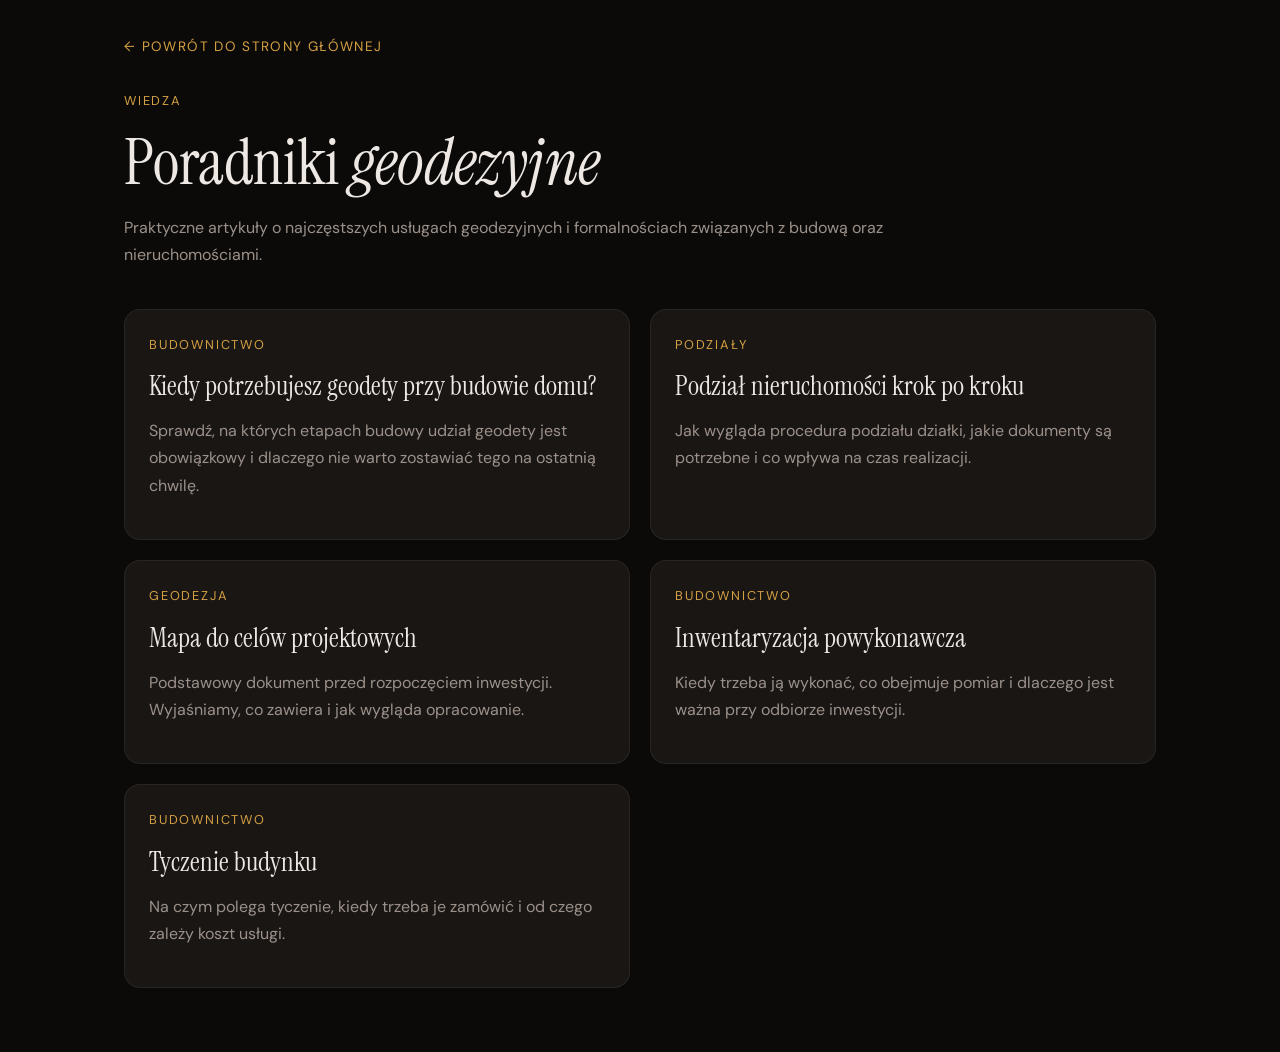
<file: blog/index.html>
<!DOCTYPE html>
<html lang="pl">
<head>
  <meta charset="UTF-8">
  <meta name="viewport" content="width=device-width, initial-scale=1.0">
  <title>Poradniki geodezyjne — GEO-MIC Radom</title>
  <meta name="description" content="Artykuły i poradniki geodezyjne GEO-MIC. Dowiedz się kiedy potrzebujesz geodety, jak wygląda podział działki i czym jest mapa do celów projektowych.">
  <link rel="canonical" href="https://geo-mic.radom.pl/blog/">
  <link rel="preconnect" href="https://fonts.googleapis.com">
  <link rel="preconnect" href="https://fonts.gstatic.com" crossorigin>
  <link href="https://fonts.googleapis.com/css2?family=DM+Sans:wght@400;500;700&family=Instrument+Serif:ital@0;1&display=swap" rel="stylesheet">
  <link rel="stylesheet" href="style.css">
</head>
<body>
  <div class="wrap">
    <a class="back-link" href="../index.html">← Powrót do strony głównej</a>
    <div class="eyebrow">Wiedza</div>
    <h1>Poradniki <em>geodezyjne</em></h1>
    <p class="lead">Praktyczne artykuły o najczęstszych usługach geodezyjnych i formalnościach związanych z budową oraz nieruchomościami.</p>

    <div class="grid">
      <a class="card" href="kiedy-potrzebujesz-geodety-przy-budowie-domu.html">
        <div class="eyebrow">Budownictwo</div>
        <h2>Kiedy potrzebujesz geodety przy budowie domu?</h2>
        <p>Sprawdź, na których etapach budowy udział geodety jest obowiązkowy i dlaczego nie warto zostawiać tego na ostatnią chwilę.</p>
      </a>
      <a class="card" href="podzial-nieruchomosci-krok-po-kroku.html">
        <div class="eyebrow">Podziały</div>
        <h2>Podział nieruchomości krok po kroku</h2>
        <p>Jak wygląda procedura podziału działki, jakie dokumenty są potrzebne i co wpływa na czas realizacji.</p>
      </a>
      <a class="card" href="mapa-do-celow-projektowych.html">
        <div class="eyebrow">Geodezja</div>
        <h2>Mapa do celów projektowych</h2>
        <p>Podstawowy dokument przed rozpoczęciem inwestycji. Wyjaśniamy, co zawiera i jak wygląda opracowanie.</p>
      </a>
      <a class="card" href="inwentaryzacja-powykonawcza.html">
        <div class="eyebrow">Budownictwo</div>
        <h2>Inwentaryzacja powykonawcza</h2>
        <p>Kiedy trzeba ją wykonać, co obejmuje pomiar i dlaczego jest ważna przy odbiorze inwestycji.</p>
      </a>
      <a class="card" href="tyczenie-budynku.html">
        <div class="eyebrow">Budownictwo</div>
        <h2>Tyczenie budynku</h2>
        <p>Na czym polega tyczenie, kiedy trzeba je zamówić i od czego zależy koszt usługi.</p>
      </a>
    </div>
  </div>
</body>
</html>
</file>
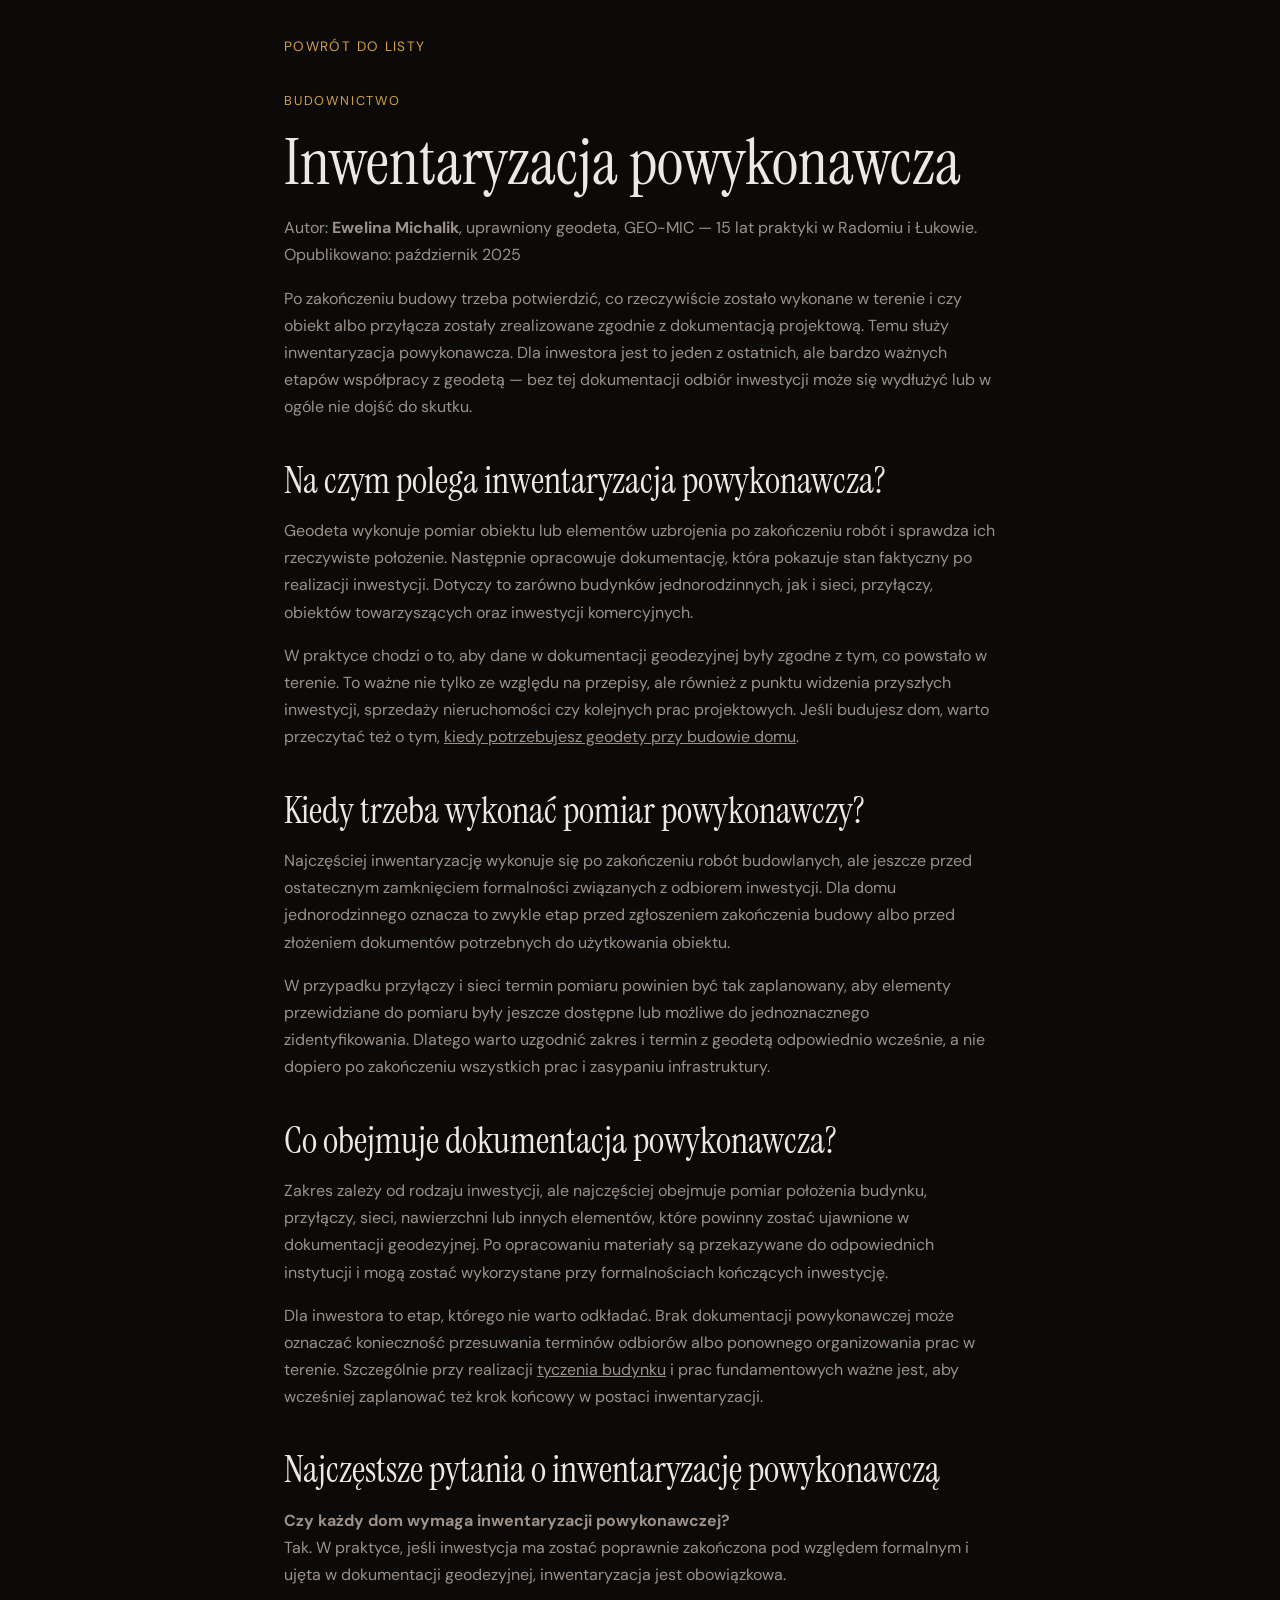
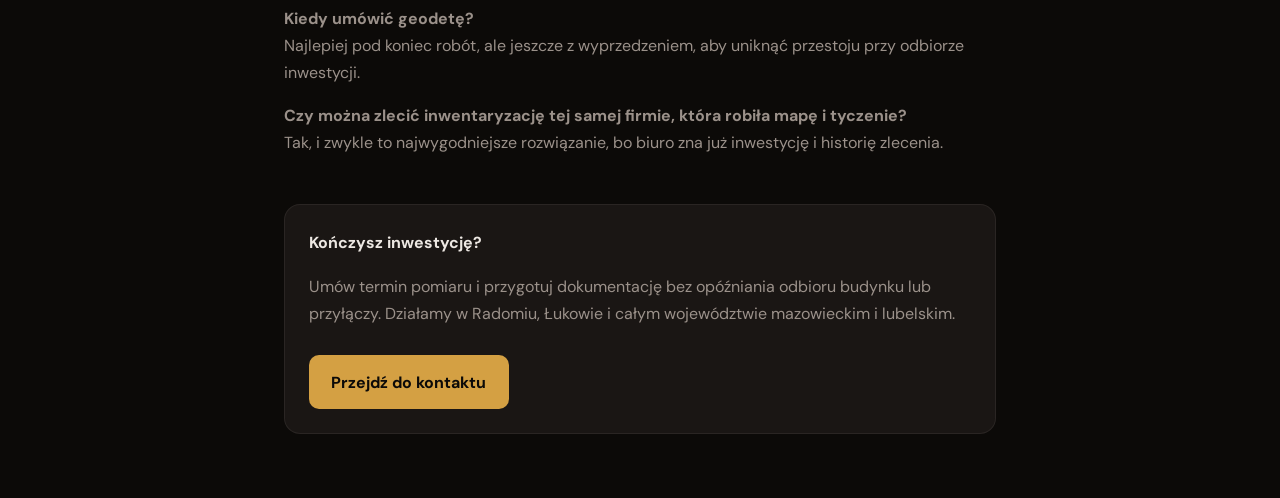
<file: blog/inwentaryzacja-powykonawcza.html>
<!DOCTYPE html>
<html lang="pl">
<head>
  <meta charset="UTF-8">
  <meta name="viewport" content="width=device-width, initial-scale=1.0">
  <title>Inwentaryzacja powykonawcza — kiedy i jak zamówić | GEO-MIC Radom</title>
  <meta name="description" content="Inwentaryzacja powykonawcza jest wymagana po zakończeniu budowy. Sprawdź, co obejmuje pomiar geodezyjny, kiedy go zamówić i jak przyspieszyć odbiór inwestycji. GEO-MIC Radom.">
  <link rel="canonical" href="https://geo-mic.radom.pl/blog/inwentaryzacja-powykonawcza.html">
  <meta name="robots" content="index, follow">
  <link rel="preconnect" href="https://fonts.googleapis.com">
  <link rel="preconnect" href="https://fonts.gstatic.com" crossorigin>
  <link href="https://fonts.googleapis.com/css2?family=DM+Sans:wght@400;500;700&family=Instrument+Serif:ital@0;1&display=swap" rel="stylesheet">
  <link rel="stylesheet" href="style.css">

  <script type="application/ld+json">
  {
    "@context": "https://schema.org",
    "@type": "BlogPosting",
    "headline": "Inwentaryzacja powykonawcza — kiedy i jak zamówić",
    "description": "Inwentaryzacja powykonawcza jest wymagana po zakończeniu budowy. Dowiedz się, co obejmuje pomiar geodezyjny, kiedy go zamówić i jak uniknąć opóźnień przy odbiorze inwestycji.",
    "datePublished": "2025-10-01",
    "dateModified": "2026-04-09",
    "inLanguage": "pl-PL",
    "url": "https://geo-mic.radom.pl/blog/inwentaryzacja-powykonawcza.html",
    "author": {
      "@type": "Person",
      "name": "Ewelina Michalik",
      "jobTitle": "Uprawniony Geodeta",
      "url": "https://geo-mic.radom.pl/"
    },
    "publisher": {
      "@type": "Organization",
      "name": "GEO-MIC Ewelina Michalik",
      "url": "https://geo-mic.radom.pl/",
      "logo": {
        "@type": "ImageObject",
        "url": "https://geo-mic.radom.pl/logo_nav_gold.svg"
      }
    },
    "breadcrumb": {
      "@type": "BreadcrumbList",
      "itemListElement": [
        {"@type": "ListItem", "position": 1, "name": "Strona główna", "item": "https://geo-mic.radom.pl/"},
        {"@type": "ListItem", "position": 2, "name": "Wiedza", "item": "https://geo-mic.radom.pl/blog/"},
        {"@type": "ListItem", "position": 3, "name": "Inwentaryzacja powykonawcza"}
      ]
    }
  }
  </script>

  <script type="application/ld+json">
  {
    "@context": "https://schema.org",
    "@type": "FAQPage",
    "mainEntity": [
      {
        "@type": "Question",
        "name": "Czy każdy dom wymaga inwentaryzacji powykonawczej?",
        "acceptedAnswer": {
          "@type": "Answer",
          "text": "Tak. Inwentaryzacja powykonawcza jest wymagana przy każdej inwestycji budowlanej, która ma zostać poprawnie zakończona pod względem formalnym i ujęta w dokumentacji geodezyjnej. Bez niej nie można złożyć kompletnego zgłoszenia zakończenia budowy."
        }
      },
      {
        "@type": "Question",
        "name": "Kiedy umówić geodetę na inwentaryzację powykonawczą?",
        "acceptedAnswer": {
          "@type": "Answer",
          "text": "Najlepiej pod koniec robót budowlanych, ale z wyprzedzeniem, aby uniknąć przestoju przy odbiorze inwestycji. W przypadku przyłączy warto umówić geodetę przed zasypaniem infrastruktury, gdy elementy są jeszcze widoczne."
        }
      },
      {
        "@type": "Question",
        "name": "Czy można zlecić inwentaryzację tej samej firmie, która robiła mapę i tyczenie?",
        "acceptedAnswer": {
          "@type": "Answer",
          "text": "Tak, i zwykle jest to najwygodniejsze rozwiązanie. Biuro geodezyjne zna już inwestycję i historię zlecenia, co przyspiesza przygotowanie dokumentacji powykonawczej."
        }
      }
    ]
  }
  </script>
</head>
<body>
  <div class="wrap article">
    <a class="back-link" href="index.html">Powrót do listy</a>
    <div class="eyebrow">Budownictwo</div>
    <h1>Inwentaryzacja powykonawcza</h1>
    <p class="article-meta">Autor: <strong>Ewelina Michalik</strong>, uprawniony geodeta, GEO-MIC — 15 lat praktyki w Radomiu i Łukowie. <time datetime="2025-10-01">Opublikowano: październik 2025</time></p>
    <p class="lead">Po zakończeniu budowy trzeba potwierdzić, co rzeczywiście zostało wykonane w terenie i czy obiekt albo przyłącza zostały zrealizowane zgodnie z dokumentacją projektową. Temu służy inwentaryzacja powykonawcza. Dla inwestora jest to jeden z ostatnich, ale bardzo ważnych etapów współpracy z geodetą — bez tej dokumentacji odbiór inwestycji może się wydłużyć lub w ogóle nie dojść do skutku.</p>

    <h2>Na czym polega inwentaryzacja powykonawcza?</h2>
    <p>Geodeta wykonuje pomiar obiektu lub elementów uzbrojenia po zakończeniu robót i sprawdza ich rzeczywiste położenie. Następnie opracowuje dokumentację, która pokazuje stan faktyczny po realizacji inwestycji. Dotyczy to zarówno budynków jednorodzinnych, jak i sieci, przyłączy, obiektów towarzyszących oraz inwestycji komercyjnych.</p>
    <p>W praktyce chodzi o to, aby dane w dokumentacji geodezyjnej były zgodne z tym, co powstało w terenie. To ważne nie tylko ze względu na przepisy, ale również z punktu widzenia przyszłych inwestycji, sprzedaży nieruchomości czy kolejnych prac projektowych. Jeśli budujesz dom, warto przeczytać też o tym, <a href="kiedy-potrzebujesz-geodety-przy-budowie-domu.html">kiedy potrzebujesz geodety przy budowie domu</a>.</p>

    <h2>Kiedy trzeba wykonać pomiar powykonawczy?</h2>
    <p>Najczęściej inwentaryzację wykonuje się po zakończeniu robót budowlanych, ale jeszcze przed ostatecznym zamknięciem formalności związanych z odbiorem inwestycji. Dla domu jednorodzinnego oznacza to zwykle etap przed zgłoszeniem zakończenia budowy albo przed złożeniem dokumentów potrzebnych do użytkowania obiektu.</p>
    <p>W przypadku przyłączy i sieci termin pomiaru powinien być tak zaplanowany, aby elementy przewidziane do pomiaru były jeszcze dostępne lub możliwe do jednoznacznego zidentyfikowania. Dlatego warto uzgodnić zakres i termin z geodetą odpowiednio wcześnie, a nie dopiero po zakończeniu wszystkich prac i zasypaniu infrastruktury.</p>

    <h2>Co obejmuje dokumentacja powykonawcza?</h2>
    <p>Zakres zależy od rodzaju inwestycji, ale najczęściej obejmuje pomiar położenia budynku, przyłączy, sieci, nawierzchni lub innych elementów, które powinny zostać ujawnione w dokumentacji geodezyjnej. Po opracowaniu materiały są przekazywane do odpowiednich instytucji i mogą zostać wykorzystane przy formalnościach kończących inwestycję.</p>
    <p>Dla inwestora to etap, którego nie warto odkładać. Brak dokumentacji powykonawczej może oznaczać konieczność przesuwania terminów odbiorów albo ponownego organizowania prac w terenie. Szczególnie przy realizacji <a href="tyczenie-budynku.html">tyczenia budynku</a> i prac fundamentowych ważne jest, aby wcześniej zaplanować też krok końcowy w postaci inwentaryzacji.</p>

    <h2>Najczęstsze pytania o inwentaryzację powykonawczą</h2>
    <p><strong>Czy każdy dom wymaga inwentaryzacji powykonawczej?</strong><br>Tak. W praktyce, jeśli inwestycja ma zostać poprawnie zakończona pod względem formalnym i ujęta w dokumentacji geodezyjnej, inwentaryzacja jest obowiązkowa.</p>
    <p><strong>Kiedy umówić geodetę?</strong><br>Najlepiej pod koniec robót, ale jeszcze z wyprzedzeniem, aby uniknąć przestoju przy odbiorze inwestycji.</p>
    <p><strong>Czy można zlecić inwentaryzację tej samej firmie, która robiła mapę i tyczenie?</strong><br>Tak, i zwykle to najwygodniejsze rozwiązanie, bo biuro zna już inwestycję i historię zlecenia.</p>

    <div class="cta">
      <strong>Kończysz inwestycję?</strong>
      <p>Umów termin pomiaru i przygotuj dokumentację bez opóźniania odbioru budynku lub przyłączy. Działamy w Radomiu, Łukowie i całym województwie mazowieckim i lubelskim.</p>
      <a class="btn" href="/#kontakt">Przejdź do kontaktu</a>
    </div>
  </div>
</body>
</html>
</file>
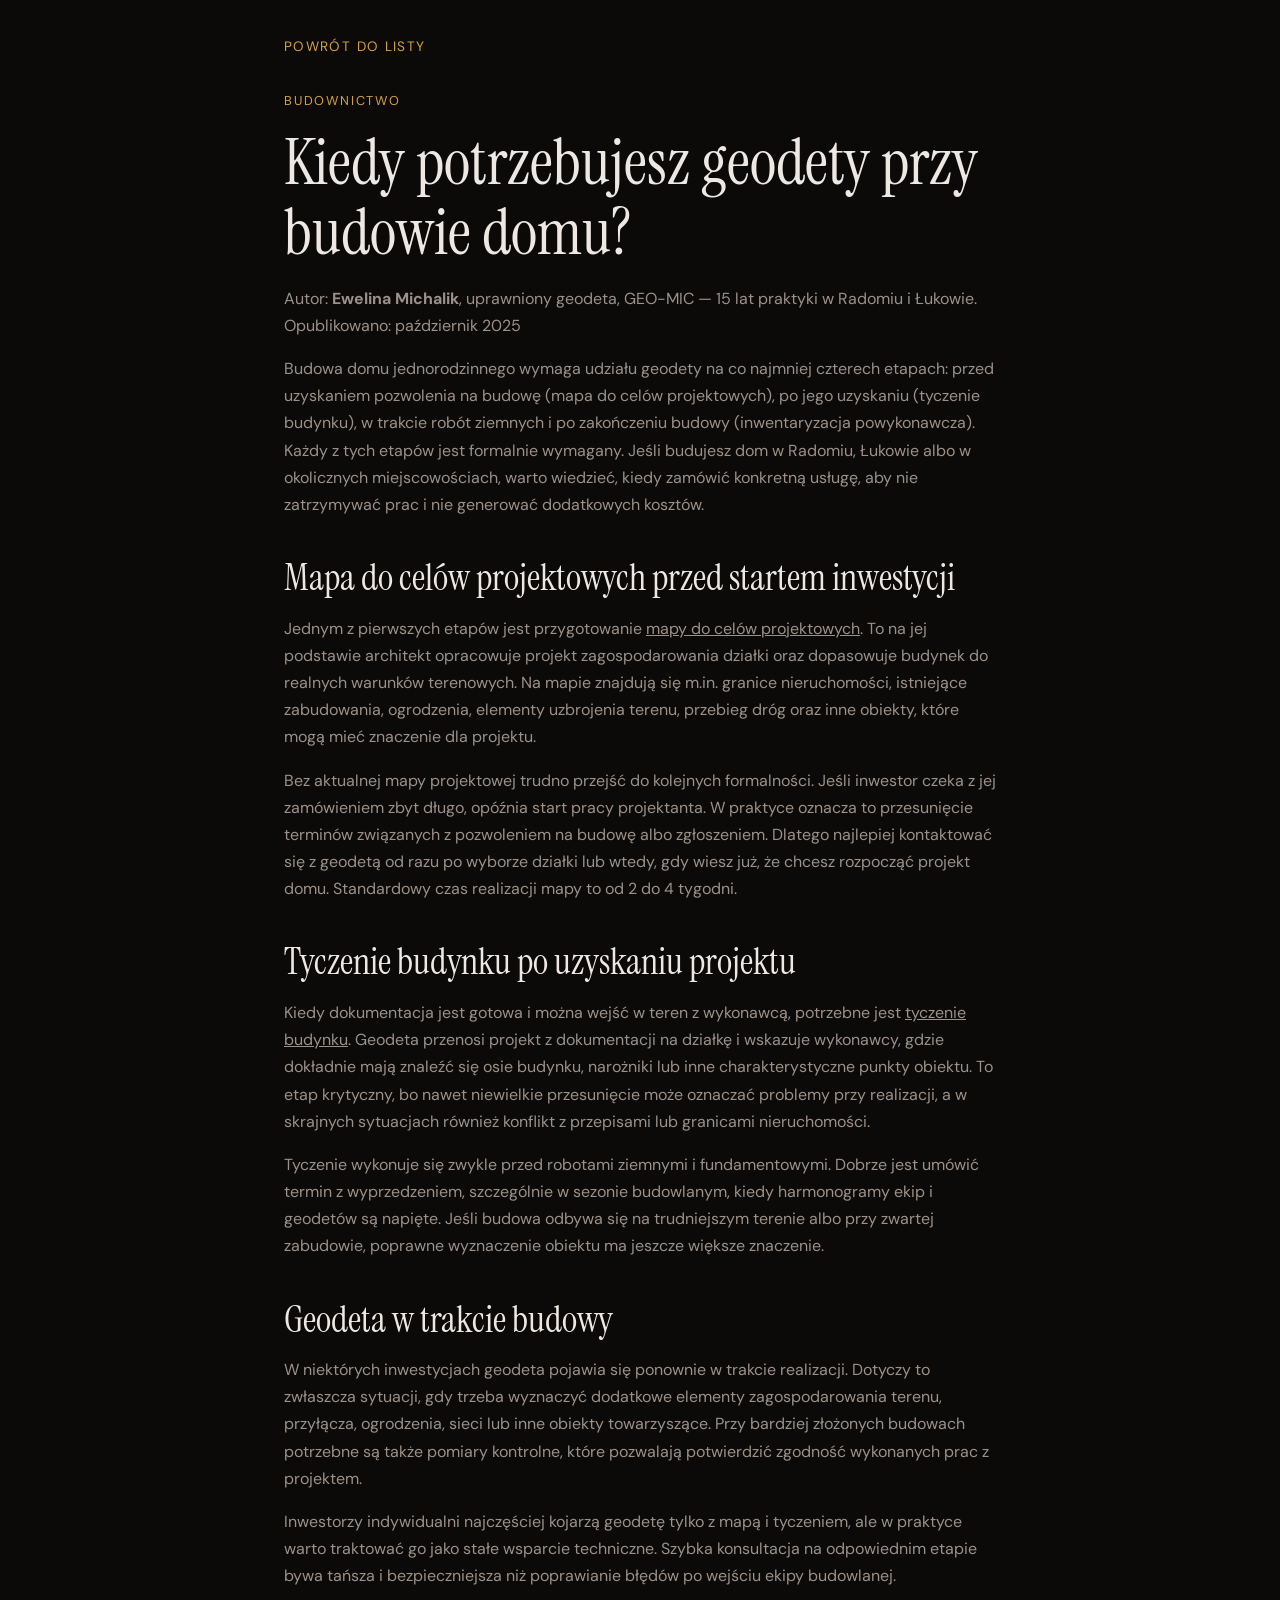
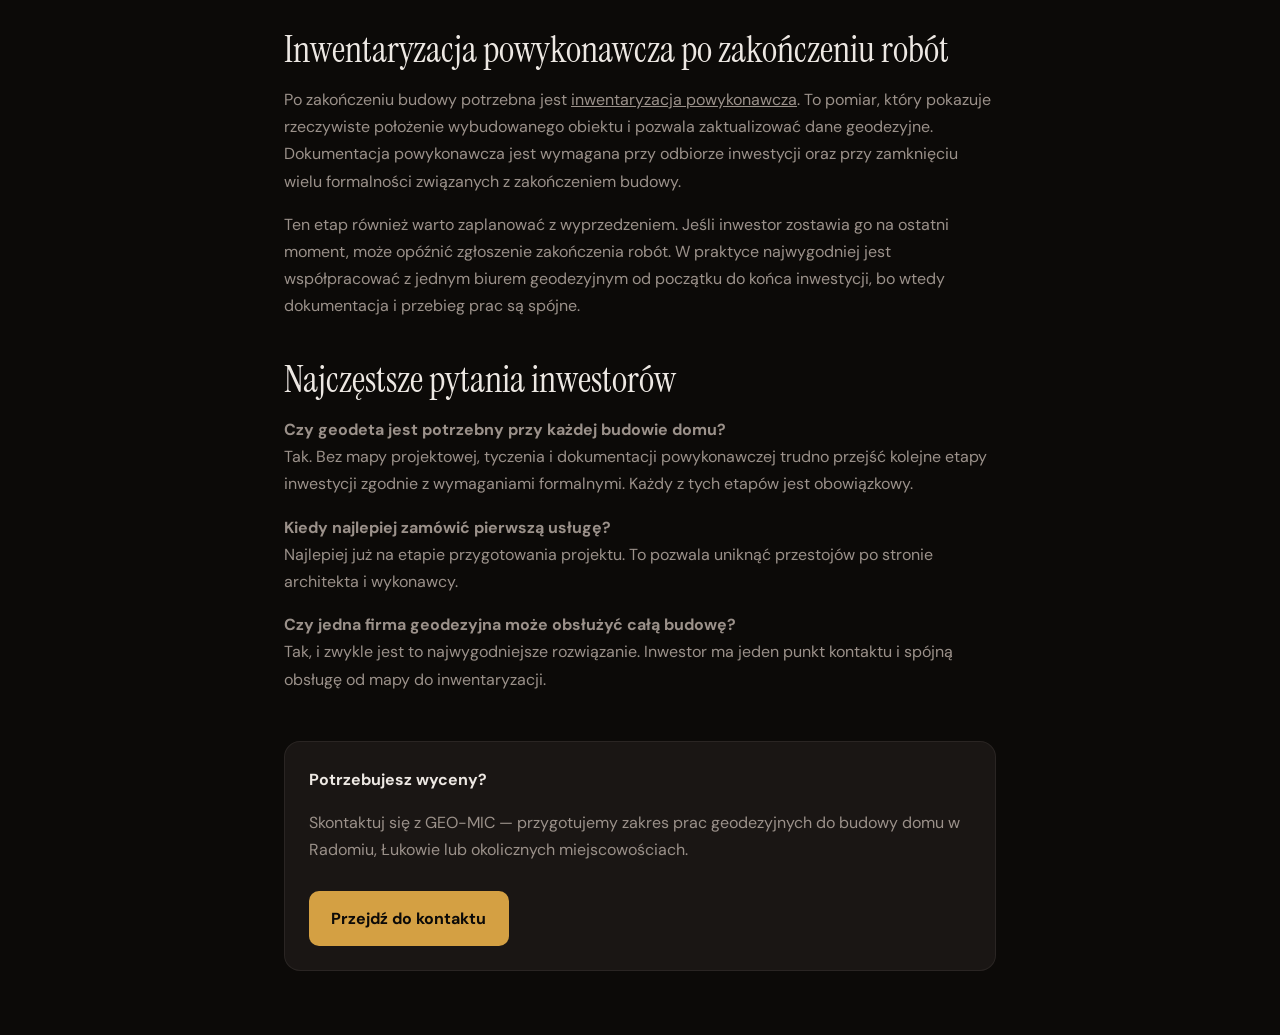
<file: blog/kiedy-potrzebujesz-geodety-przy-budowie-domu.html>
<!DOCTYPE html>
<html lang="pl">
<head>
  <meta charset="UTF-8">
  <meta name="viewport" content="width=device-width, initial-scale=1.0">
  <title>Kiedy potrzebujesz geodety przy budowie domu? | GEO-MIC Radom</title>
  <meta name="description" content="Geodeta jest potrzebny na co najmniej 4 etapach budowy domu: mapa do celów projektowych, tyczenie budynku, pomiary w trakcie robót i inwentaryzacja powykonawcza. Sprawdź kiedy zamówić.">
  <link rel="canonical" href="https://geo-mic.radom.pl/blog/kiedy-potrzebujesz-geodety-przy-budowie-domu.html">
  <meta name="robots" content="index, follow">
  <link rel="preconnect" href="https://fonts.googleapis.com">
  <link rel="preconnect" href="https://fonts.gstatic.com" crossorigin>
  <link href="https://fonts.googleapis.com/css2?family=DM+Sans:wght@400;500;700&family=Instrument+Serif:ital@0;1&display=swap" rel="stylesheet">
  <link rel="stylesheet" href="style.css">

  <script type="application/ld+json">
  {
    "@context": "https://schema.org",
    "@type": "BlogPosting",
    "headline": "Kiedy potrzebujesz geodety przy budowie domu?",
    "description": "Geodeta jest potrzebny na co najmniej 4 etapach budowy domu jednorodzinnego: mapa do celów projektowych, tyczenie budynku, pomiary w trakcie robót i inwentaryzacja powykonawcza.",
    "datePublished": "2025-10-01",
    "dateModified": "2026-04-09",
    "inLanguage": "pl-PL",
    "url": "https://geo-mic.radom.pl/blog/kiedy-potrzebujesz-geodety-przy-budowie-domu.html",
    "author": {
      "@type": "Person",
      "name": "Ewelina Michalik",
      "jobTitle": "Uprawniony Geodeta",
      "url": "https://geo-mic.radom.pl/"
    },
    "publisher": {
      "@type": "Organization",
      "name": "GEO-MIC Ewelina Michalik",
      "url": "https://geo-mic.radom.pl/",
      "logo": {
        "@type": "ImageObject",
        "url": "https://geo-mic.radom.pl/logo_nav_gold.svg"
      }
    },
    "breadcrumb": {
      "@type": "BreadcrumbList",
      "itemListElement": [
        {"@type": "ListItem", "position": 1, "name": "Strona główna", "item": "https://geo-mic.radom.pl/"},
        {"@type": "ListItem", "position": 2, "name": "Wiedza", "item": "https://geo-mic.radom.pl/blog/"},
        {"@type": "ListItem", "position": 3, "name": "Kiedy potrzebujesz geodety przy budowie domu?"}
      ]
    }
  }
  </script>

  <script type="application/ld+json">
  {
    "@context": "https://schema.org",
    "@type": "FAQPage",
    "mainEntity": [
      {
        "@type": "Question",
        "name": "Czy geodeta jest potrzebny przy każdej budowie domu?",
        "acceptedAnswer": {
          "@type": "Answer",
          "text": "Tak. Bez mapy do celów projektowych, tyczenia budynku i inwentaryzacji powykonawczej nie można formalnie ukończyć żadnej inwestycji budowlanej w Polsce. Geodeta jest wymagany na co najmniej trzech etapach każdej budowy jednorodzinnej."
        }
      },
      {
        "@type": "Question",
        "name": "Kiedy najlepiej zamówić pierwszą usługę geodezyjną?",
        "acceptedAnswer": {
          "@type": "Answer",
          "text": "Najlepiej już na etapie przygotowania projektu, czyli przed przekazaniem działki architektowi. Mapa do celów projektowych jest potrzebna architektowi zanim zacznie opracowywać projekt zagospodarowania terenu."
        }
      },
      {
        "@type": "Question",
        "name": "Czy jedna firma geodezyjna może obsłużyć całą budowę?",
        "acceptedAnswer": {
          "@type": "Answer",
          "text": "Tak, i zwykle jest to najwygodniejsze rozwiązanie. Inwestor ma jeden punkt kontaktu i spójną obsługę geodezyjną od mapy do celów projektowych aż po inwentaryzację powykonawczą."
        }
      }
    ]
  }
  </script>
</head>
<body>
  <div class="wrap article">
    <a class="back-link" href="index.html">Powrót do listy</a>
    <div class="eyebrow">Budownictwo</div>
    <h1>Kiedy potrzebujesz geodety przy budowie domu?</h1>
    <p class="article-meta">Autor: <strong>Ewelina Michalik</strong>, uprawniony geodeta, GEO-MIC — 15 lat praktyki w Radomiu i Łukowie. <time datetime="2025-10-01">Opublikowano: październik 2025</time></p>
    <p class="lead">Budowa domu jednorodzinnego wymaga udziału geodety na co najmniej czterech etapach: przed uzyskaniem pozwolenia na budowę (mapa do celów projektowych), po jego uzyskaniu (tyczenie budynku), w trakcie robót ziemnych i po zakończeniu budowy (inwentaryzacja powykonawcza). Każdy z tych etapów jest formalnie wymagany. Jeśli budujesz dom w Radomiu, Łukowie albo w okolicznych miejscowościach, warto wiedzieć, kiedy zamówić konkretną usługę, aby nie zatrzymywać prac i nie generować dodatkowych kosztów.</p>

    <h2>Mapa do celów projektowych przed startem inwestycji</h2>
    <p>Jednym z pierwszych etapów jest przygotowanie <a href="mapa-do-celow-projektowych.html">mapy do celów projektowych</a>. To na jej podstawie architekt opracowuje projekt zagospodarowania działki oraz dopasowuje budynek do realnych warunków terenowych. Na mapie znajdują się m.in. granice nieruchomości, istniejące zabudowania, ogrodzenia, elementy uzbrojenia terenu, przebieg dróg oraz inne obiekty, które mogą mieć znaczenie dla projektu.</p>
    <p>Bez aktualnej mapy projektowej trudno przejść do kolejnych formalności. Jeśli inwestor czeka z jej zamówieniem zbyt długo, opóźnia start pracy projektanta. W praktyce oznacza to przesunięcie terminów związanych z pozwoleniem na budowę albo zgłoszeniem. Dlatego najlepiej kontaktować się z geodetą od razu po wyborze działki lub wtedy, gdy wiesz już, że chcesz rozpocząć projekt domu. Standardowy czas realizacji mapy to od 2 do 4 tygodni.</p>

    <h2>Tyczenie budynku po uzyskaniu projektu</h2>
    <p>Kiedy dokumentacja jest gotowa i można wejść w teren z wykonawcą, potrzebne jest <a href="tyczenie-budynku.html">tyczenie budynku</a>. Geodeta przenosi projekt z dokumentacji na działkę i wskazuje wykonawcy, gdzie dokładnie mają znaleźć się osie budynku, narożniki lub inne charakterystyczne punkty obiektu. To etap krytyczny, bo nawet niewielkie przesunięcie może oznaczać problemy przy realizacji, a w skrajnych sytuacjach również konflikt z przepisami lub granicami nieruchomości.</p>
    <p>Tyczenie wykonuje się zwykle przed robotami ziemnymi i fundamentowymi. Dobrze jest umówić termin z wyprzedzeniem, szczególnie w sezonie budowlanym, kiedy harmonogramy ekip i geodetów są napięte. Jeśli budowa odbywa się na trudniejszym terenie albo przy zwartej zabudowie, poprawne wyznaczenie obiektu ma jeszcze większe znaczenie.</p>

    <h2>Geodeta w trakcie budowy</h2>
    <p>W niektórych inwestycjach geodeta pojawia się ponownie w trakcie realizacji. Dotyczy to zwłaszcza sytuacji, gdy trzeba wyznaczyć dodatkowe elementy zagospodarowania terenu, przyłącza, ogrodzenia, sieci lub inne obiekty towarzyszące. Przy bardziej złożonych budowach potrzebne są także pomiary kontrolne, które pozwalają potwierdzić zgodność wykonanych prac z projektem.</p>
    <p>Inwestorzy indywidualni najczęściej kojarzą geodetę tylko z mapą i tyczeniem, ale w praktyce warto traktować go jako stałe wsparcie techniczne. Szybka konsultacja na odpowiednim etapie bywa tańsza i bezpieczniejsza niż poprawianie błędów po wejściu ekipy budowlanej.</p>

    <h2>Inwentaryzacja powykonawcza po zakończeniu robót</h2>
    <p>Po zakończeniu budowy potrzebna jest <a href="inwentaryzacja-powykonawcza.html">inwentaryzacja powykonawcza</a>. To pomiar, który pokazuje rzeczywiste położenie wybudowanego obiektu i pozwala zaktualizować dane geodezyjne. Dokumentacja powykonawcza jest wymagana przy odbiorze inwestycji oraz przy zamknięciu wielu formalności związanych z zakończeniem budowy.</p>
    <p>Ten etap również warto zaplanować z wyprzedzeniem. Jeśli inwestor zostawia go na ostatni moment, może opóźnić zgłoszenie zakończenia robót. W praktyce najwygodniej jest współpracować z jednym biurem geodezyjnym od początku do końca inwestycji, bo wtedy dokumentacja i przebieg prac są spójne.</p>

    <h2>Najczęstsze pytania inwestorów</h2>
    <p><strong>Czy geodeta jest potrzebny przy każdej budowie domu?</strong><br>Tak. Bez mapy projektowej, tyczenia i dokumentacji powykonawczej trudno przejść kolejne etapy inwestycji zgodnie z wymaganiami formalnymi. Każdy z tych etapów jest obowiązkowy.</p>
    <p><strong>Kiedy najlepiej zamówić pierwszą usługę?</strong><br>Najlepiej już na etapie przygotowania projektu. To pozwala uniknąć przestojów po stronie architekta i wykonawcy.</p>
    <p><strong>Czy jedna firma geodezyjna może obsłużyć całą budowę?</strong><br>Tak, i zwykle jest to najwygodniejsze rozwiązanie. Inwestor ma jeden punkt kontaktu i spójną obsługę od mapy do inwentaryzacji.</p>

    <div class="cta">
      <strong>Potrzebujesz wyceny?</strong>
      <p>Skontaktuj się z GEO-MIC — przygotujemy zakres prac geodezyjnych do budowy domu w Radomiu, Łukowie lub okolicznych miejscowościach.</p>
      <a class="btn" href="/#kontakt">Przejdź do kontaktu</a>
    </div>
  </div>
</body>
</html>
</file>
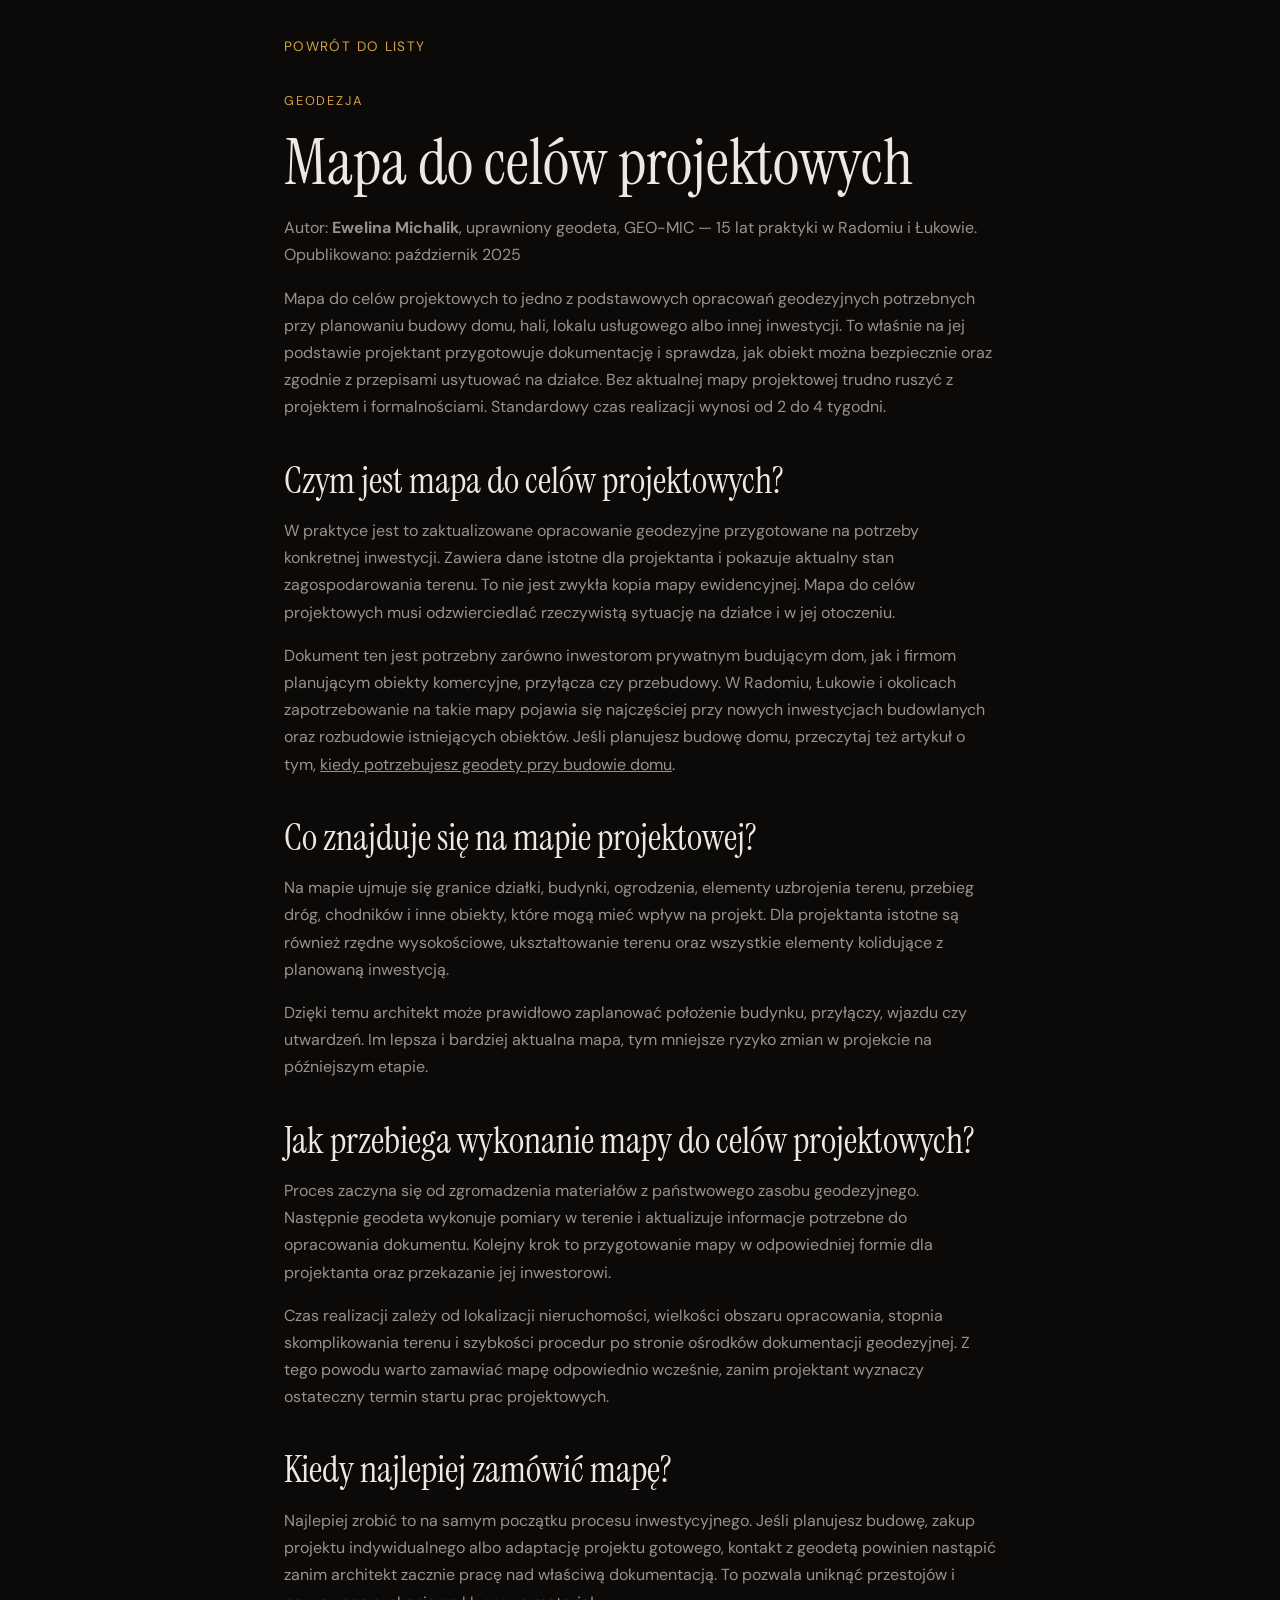
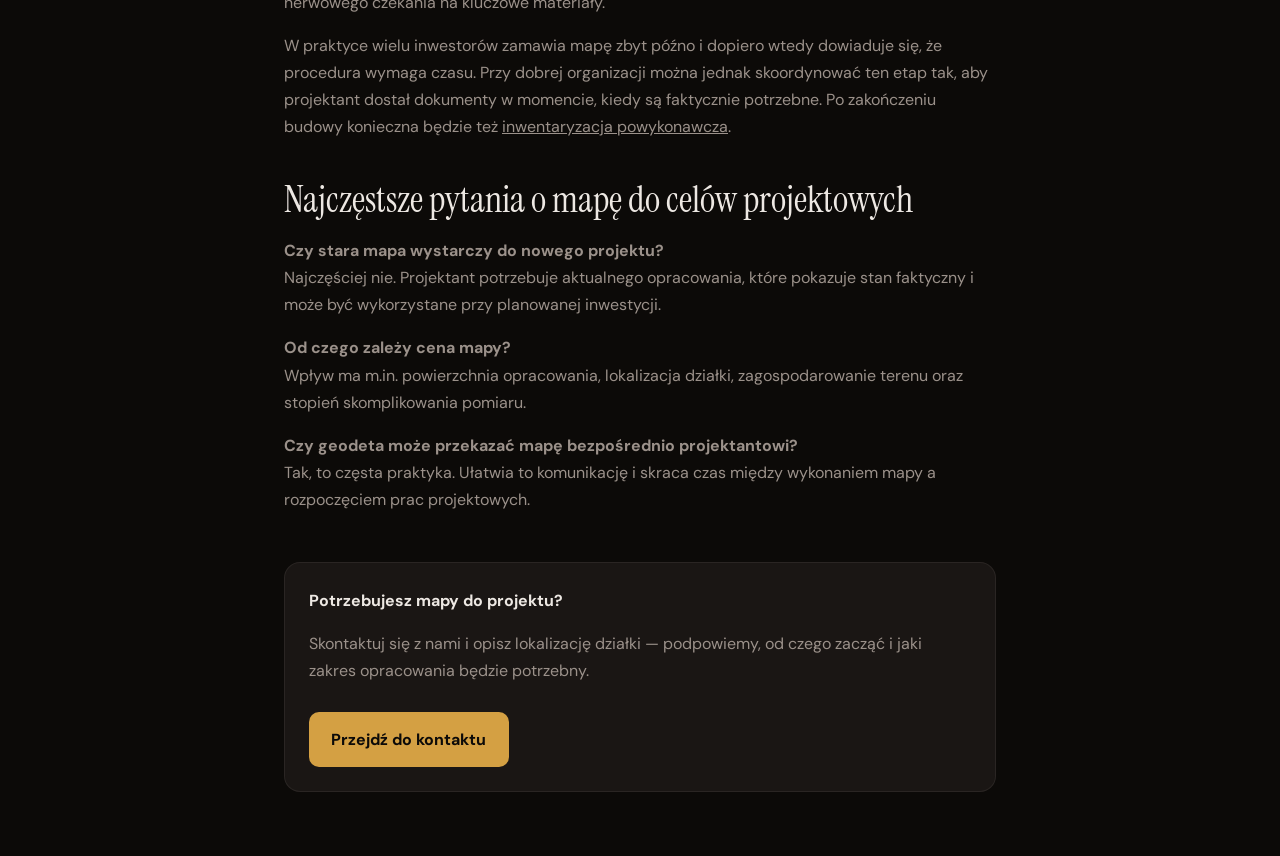
<file: blog/mapa-do-celow-projektowych.html>
<!DOCTYPE html>
<html lang="pl">
<head>
  <meta charset="UTF-8">
  <meta name="viewport" content="width=device-width, initial-scale=1.0">
  <title>Mapa do celów projektowych — kiedy zamówić i co zawiera | GEO-MIC Radom</title>
  <meta name="description" content="Mapa do celów projektowych to podstawowy dokument geodezyjny przed każdą inwestycją budowlaną. Sprawdź, co zawiera, jak długo trwa wykonanie i kiedy ją zamówić. GEO-MIC Radom.">
  <link rel="canonical" href="https://geo-mic.radom.pl/blog/mapa-do-celow-projektowych.html">
  <meta name="robots" content="index, follow">
  <link rel="preconnect" href="https://fonts.googleapis.com">
  <link rel="preconnect" href="https://fonts.gstatic.com" crossorigin>
  <link href="https://fonts.googleapis.com/css2?family=DM+Sans:wght@400;500;700&family=Instrument+Serif:ital@0;1&display=swap" rel="stylesheet">
  <link rel="stylesheet" href="style.css">

  <script type="application/ld+json">
  {
    "@context": "https://schema.org",
    "@type": "BlogPosting",
    "headline": "Mapa do celów projektowych — kiedy zamówić i co zawiera",
    "description": "Mapa do celów projektowych to podstawowy dokument geodezyjny wymagany przed każdą inwestycją budowlaną. Sprawdź, co zawiera, jak przebiega jej wykonanie i kiedy ją zamówić.",
    "datePublished": "2025-10-01",
    "dateModified": "2026-04-09",
    "inLanguage": "pl-PL",
    "url": "https://geo-mic.radom.pl/blog/mapa-do-celow-projektowych.html",
    "author": {
      "@type": "Person",
      "name": "Ewelina Michalik",
      "jobTitle": "Uprawniony Geodeta",
      "url": "https://geo-mic.radom.pl/"
    },
    "publisher": {
      "@type": "Organization",
      "name": "GEO-MIC Ewelina Michalik",
      "url": "https://geo-mic.radom.pl/",
      "logo": {
        "@type": "ImageObject",
        "url": "https://geo-mic.radom.pl/logo_nav_gold.svg"
      }
    },
    "breadcrumb": {
      "@type": "BreadcrumbList",
      "itemListElement": [
        {"@type": "ListItem", "position": 1, "name": "Strona główna", "item": "https://geo-mic.radom.pl/"},
        {"@type": "ListItem", "position": 2, "name": "Wiedza", "item": "https://geo-mic.radom.pl/blog/"},
        {"@type": "ListItem", "position": 3, "name": "Mapa do celów projektowych"}
      ]
    }
  }
  </script>

  <script type="application/ld+json">
  {
    "@context": "https://schema.org",
    "@type": "FAQPage",
    "mainEntity": [
      {
        "@type": "Question",
        "name": "Czy stara mapa wystarczy do nowego projektu?",
        "acceptedAnswer": {
          "@type": "Answer",
          "text": "Najczęściej nie. Projektant potrzebuje aktualnego opracowania geodezyjnego, które pokazuje stan faktyczny działki i może być wykorzystane przy planowanej inwestycji. Nieaktualna mapa może prowadzić do błędów w projekcie."
        }
      },
      {
        "@type": "Question",
        "name": "Od czego zależy cena mapy do celów projektowych?",
        "acceptedAnswer": {
          "@type": "Answer",
          "text": "Wpływ ma m.in. powierzchnia obszaru opracowania, lokalizacja działki, zagospodarowanie terenu oraz stopień skomplikowania pomiaru. Wycenę przygotowujemy indywidualnie po zapoznaniu się ze szczegółami zlecenia."
        }
      },
      {
        "@type": "Question",
        "name": "Czy geodeta może przekazać mapę bezpośrednio projektantowi?",
        "acceptedAnswer": {
          "@type": "Answer",
          "text": "Tak, to częsta praktyka. Geodeta przekazuje mapę do celów projektowych bezpośrednio architektowi, co ułatwia komunikację i skraca czas między wykonaniem mapy a rozpoczęciem prac projektowych."
        }
      }
    ]
  }
  </script>
</head>
<body>
  <div class="wrap article">
    <a class="back-link" href="index.html">Powrót do listy</a>
    <div class="eyebrow">Geodezja</div>
    <h1>Mapa do celów projektowych</h1>
    <p class="article-meta">Autor: <strong>Ewelina Michalik</strong>, uprawniony geodeta, GEO-MIC — 15 lat praktyki w Radomiu i Łukowie. <time datetime="2025-10-01">Opublikowano: październik 2025</time></p>
    <p class="lead">Mapa do celów projektowych to jedno z podstawowych opracowań geodezyjnych potrzebnych przy planowaniu budowy domu, hali, lokalu usługowego albo innej inwestycji. To właśnie na jej podstawie projektant przygotowuje dokumentację i sprawdza, jak obiekt można bezpiecznie oraz zgodnie z przepisami usytuować na działce. Bez aktualnej mapy projektowej trudno ruszyć z projektem i formalnościami. Standardowy czas realizacji wynosi od 2 do 4 tygodni.</p>

    <h2>Czym jest mapa do celów projektowych?</h2>
    <p>W praktyce jest to zaktualizowane opracowanie geodezyjne przygotowane na potrzeby konkretnej inwestycji. Zawiera dane istotne dla projektanta i pokazuje aktualny stan zagospodarowania terenu. To nie jest zwykła kopia mapy ewidencyjnej. Mapa do celów projektowych musi odzwierciedlać rzeczywistą sytuację na działce i w jej otoczeniu.</p>
    <p>Dokument ten jest potrzebny zarówno inwestorom prywatnym budującym dom, jak i firmom planującym obiekty komercyjne, przyłącza czy przebudowy. W Radomiu, Łukowie i okolicach zapotrzebowanie na takie mapy pojawia się najczęściej przy nowych inwestycjach budowlanych oraz rozbudowie istniejących obiektów. Jeśli planujesz budowę domu, przeczytaj też artykuł o tym, <a href="kiedy-potrzebujesz-geodety-przy-budowie-domu.html">kiedy potrzebujesz geodety przy budowie domu</a>.</p>

    <h2>Co znajduje się na mapie projektowej?</h2>
    <p>Na mapie ujmuje się granice działki, budynki, ogrodzenia, elementy uzbrojenia terenu, przebieg dróg, chodników i inne obiekty, które mogą mieć wpływ na projekt. Dla projektanta istotne są również rzędne wysokościowe, ukształtowanie terenu oraz wszystkie elementy kolidujące z planowaną inwestycją.</p>
    <p>Dzięki temu architekt może prawidłowo zaplanować położenie budynku, przyłączy, wjazdu czy utwardzeń. Im lepsza i bardziej aktualna mapa, tym mniejsze ryzyko zmian w projekcie na późniejszym etapie.</p>

    <h2>Jak przebiega wykonanie mapy do celów projektowych?</h2>
    <p>Proces zaczyna się od zgromadzenia materiałów z państwowego zasobu geodezyjnego. Następnie geodeta wykonuje pomiary w terenie i aktualizuje informacje potrzebne do opracowania dokumentu. Kolejny krok to przygotowanie mapy w odpowiedniej formie dla projektanta oraz przekazanie jej inwestorowi.</p>
    <p>Czas realizacji zależy od lokalizacji nieruchomości, wielkości obszaru opracowania, stopnia skomplikowania terenu i szybkości procedur po stronie ośrodków dokumentacji geodezyjnej. Z tego powodu warto zamawiać mapę odpowiednio wcześnie, zanim projektant wyznaczy ostateczny termin startu prac projektowych.</p>

    <h2>Kiedy najlepiej zamówić mapę?</h2>
    <p>Najlepiej zrobić to na samym początku procesu inwestycyjnego. Jeśli planujesz budowę, zakup projektu indywidualnego albo adaptację projektu gotowego, kontakt z geodetą powinien nastąpić zanim architekt zacznie pracę nad właściwą dokumentacją. To pozwala uniknąć przestojów i nerwowego czekania na kluczowe materiały.</p>
    <p>W praktyce wielu inwestorów zamawia mapę zbyt późno i dopiero wtedy dowiaduje się, że procedura wymaga czasu. Przy dobrej organizacji można jednak skoordynować ten etap tak, aby projektant dostał dokumenty w momencie, kiedy są faktycznie potrzebne. Po zakończeniu budowy konieczna będzie też <a href="inwentaryzacja-powykonawcza.html">inwentaryzacja powykonawcza</a>.</p>

    <h2>Najczęstsze pytania o mapę do celów projektowych</h2>
    <p><strong>Czy stara mapa wystarczy do nowego projektu?</strong><br>Najczęściej nie. Projektant potrzebuje aktualnego opracowania, które pokazuje stan faktyczny i może być wykorzystane przy planowanej inwestycji.</p>
    <p><strong>Od czego zależy cena mapy?</strong><br>Wpływ ma m.in. powierzchnia opracowania, lokalizacja działki, zagospodarowanie terenu oraz stopień skomplikowania pomiaru.</p>
    <p><strong>Czy geodeta może przekazać mapę bezpośrednio projektantowi?</strong><br>Tak, to częsta praktyka. Ułatwia to komunikację i skraca czas między wykonaniem mapy a rozpoczęciem prac projektowych.</p>

    <div class="cta">
      <strong>Potrzebujesz mapy do projektu?</strong>
      <p>Skontaktuj się z nami i opisz lokalizację działki — podpowiemy, od czego zacząć i jaki zakres opracowania będzie potrzebny.</p>
      <a class="btn" href="/#kontakt">Przejdź do kontaktu</a>
    </div>
  </div>
</body>
</html>
</file>
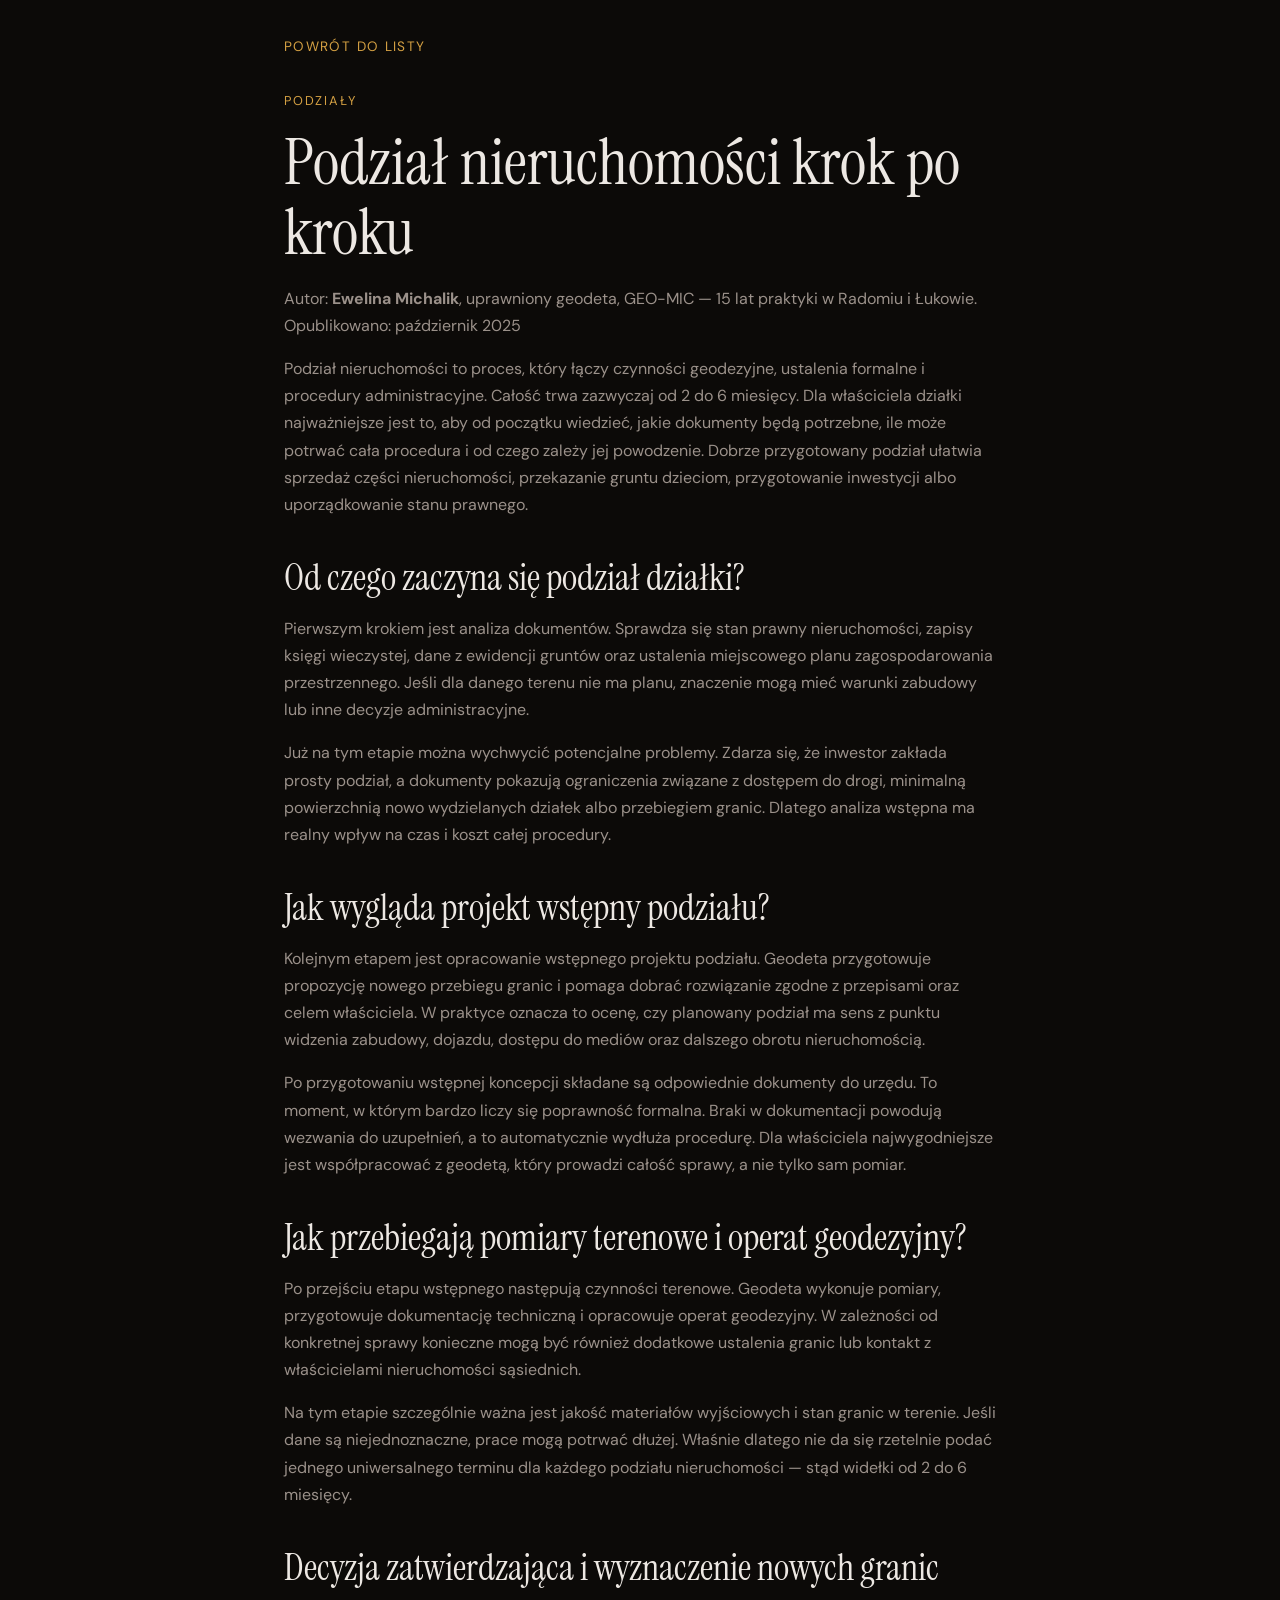
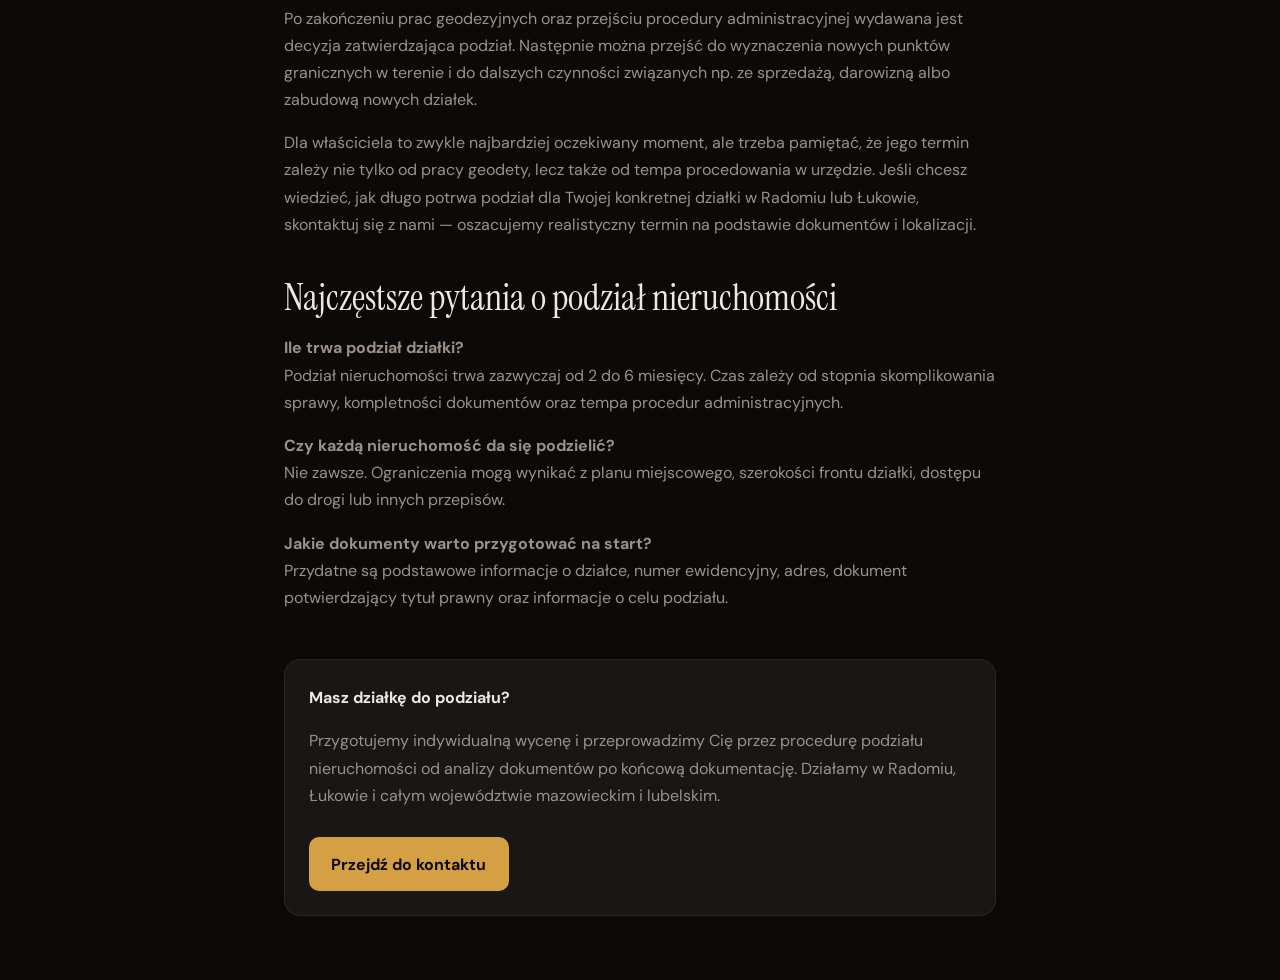
<file: blog/podzial-nieruchomosci-krok-po-kroku.html>
<!DOCTYPE html>
<html lang="pl">
<head>
  <meta charset="UTF-8">
  <meta name="viewport" content="width=device-width, initial-scale=1.0">
  <title>Podział nieruchomości krok po kroku — formalności i czas realizacji | GEO-MIC</title>
  <meta name="description" content="Podział działki w Polsce trwa od 2 do 6 miesięcy. Sprawdź kolejne kroki: dokumenty, projekt wstępny, pomiary terenowe i decyzja zatwierdzająca. GEO-MIC Radom i Łuków.">
  <link rel="canonical" href="https://geo-mic.radom.pl/blog/podzial-nieruchomosci-krok-po-kroku.html">
  <meta name="robots" content="index, follow">
  <link rel="preconnect" href="https://fonts.googleapis.com">
  <link rel="preconnect" href="https://fonts.gstatic.com" crossorigin>
  <link href="https://fonts.googleapis.com/css2?family=DM+Sans:wght@400;500;700&family=Instrument+Serif:ital@0;1&display=swap" rel="stylesheet">
  <link rel="stylesheet" href="style.css">

  <script type="application/ld+json">
  {
    "@context": "https://schema.org",
    "@type": "BlogPosting",
    "headline": "Podział nieruchomości krok po kroku — formalności i czas realizacji",
    "description": "Podział nieruchomości to proces łączący czynności geodezyjne i procedury administracyjne. Sprawdź etapy, dokumenty i czas realizacji w Radomiu i Łukowie.",
    "datePublished": "2025-10-01",
    "dateModified": "2026-04-09",
    "inLanguage": "pl-PL",
    "url": "https://geo-mic.radom.pl/blog/podzial-nieruchomosci-krok-po-kroku.html",
    "author": {
      "@type": "Person",
      "name": "Ewelina Michalik",
      "jobTitle": "Uprawniony Geodeta",
      "url": "https://geo-mic.radom.pl/"
    },
    "publisher": {
      "@type": "Organization",
      "name": "GEO-MIC Ewelina Michalik",
      "url": "https://geo-mic.radom.pl/",
      "logo": {
        "@type": "ImageObject",
        "url": "https://geo-mic.radom.pl/logo_nav_gold.svg"
      }
    },
    "breadcrumb": {
      "@type": "BreadcrumbList",
      "itemListElement": [
        {"@type": "ListItem", "position": 1, "name": "Strona główna", "item": "https://geo-mic.radom.pl/"},
        {"@type": "ListItem", "position": 2, "name": "Wiedza", "item": "https://geo-mic.radom.pl/blog/"},
        {"@type": "ListItem", "position": 3, "name": "Podział nieruchomości krok po kroku"}
      ]
    }
  }
  </script>

  <script type="application/ld+json">
  {
    "@context": "https://schema.org",
    "@type": "FAQPage",
    "mainEntity": [
      {
        "@type": "Question",
        "name": "Ile trwa podział działki?",
        "acceptedAnswer": {
          "@type": "Answer",
          "text": "Podział nieruchomości trwa zazwyczaj od 2 do 6 miesięcy. Czas zależy od stopnia skomplikowania sprawy, kompletności dokumentów oraz tempa procedur administracyjnych w danym urzędzie."
        }
      },
      {
        "@type": "Question",
        "name": "Czy każdą nieruchomość da się podzielić?",
        "acceptedAnswer": {
          "@type": "Answer",
          "text": "Nie zawsze. Ograniczenia mogą wynikać z miejscowego planu zagospodarowania przestrzennego, szerokości frontu działki, dostępu do drogi publicznej lub innych przepisów prawa budowlanego i geodezyjnego."
        }
      },
      {
        "@type": "Question",
        "name": "Jakie dokumenty warto przygotować na start?",
        "acceptedAnswer": {
          "@type": "Answer",
          "text": "Przydatne są: numer ewidencyjny działki, adres nieruchomości, dokument potwierdzający tytuł prawny (np. akt notarialny lub odpis z księgi wieczystej) oraz informacja o celu podziału."
        }
      }
    ]
  }
  </script>
</head>
<body>
  <div class="wrap article">
    <a class="back-link" href="index.html">Powrót do listy</a>
    <div class="eyebrow">Podziały</div>
    <h1>Podział nieruchomości krok po kroku</h1>
    <p class="article-meta">Autor: <strong>Ewelina Michalik</strong>, uprawniony geodeta, GEO-MIC — 15 lat praktyki w Radomiu i Łukowie. <time datetime="2025-10-01">Opublikowano: październik 2025</time></p>
    <p class="lead">Podział nieruchomości to proces, który łączy czynności geodezyjne, ustalenia formalne i procedury administracyjne. Całość trwa zazwyczaj od 2 do 6 miesięcy. Dla właściciela działki najważniejsze jest to, aby od początku wiedzieć, jakie dokumenty będą potrzebne, ile może potrwać cała procedura i od czego zależy jej powodzenie. Dobrze przygotowany podział ułatwia sprzedaż części nieruchomości, przekazanie gruntu dzieciom, przygotowanie inwestycji albo uporządkowanie stanu prawnego.</p>

    <h2>Od czego zaczyna się podział działki?</h2>
    <p>Pierwszym krokiem jest analiza dokumentów. Sprawdza się stan prawny nieruchomości, zapisy księgi wieczystej, dane z ewidencji gruntów oraz ustalenia miejscowego planu zagospodarowania przestrzennego. Jeśli dla danego terenu nie ma planu, znaczenie mogą mieć warunki zabudowy lub inne decyzje administracyjne.</p>
    <p>Już na tym etapie można wychwycić potencjalne problemy. Zdarza się, że inwestor zakłada prosty podział, a dokumenty pokazują ograniczenia związane z dostępem do drogi, minimalną powierzchnią nowo wydzielanych działek albo przebiegiem granic. Dlatego analiza wstępna ma realny wpływ na czas i koszt całej procedury.</p>

    <h2>Jak wygląda projekt wstępny podziału?</h2>
    <p>Kolejnym etapem jest opracowanie wstępnego projektu podziału. Geodeta przygotowuje propozycję nowego przebiegu granic i pomaga dobrać rozwiązanie zgodne z przepisami oraz celem właściciela. W praktyce oznacza to ocenę, czy planowany podział ma sens z punktu widzenia zabudowy, dojazdu, dostępu do mediów oraz dalszego obrotu nieruchomością.</p>
    <p>Po przygotowaniu wstępnej koncepcji składane są odpowiednie dokumenty do urzędu. To moment, w którym bardzo liczy się poprawność formalna. Braki w dokumentacji powodują wezwania do uzupełnień, a to automatycznie wydłuża procedurę. Dla właściciela najwygodniejsze jest współpracować z geodetą, który prowadzi całość sprawy, a nie tylko sam pomiar.</p>

    <h2>Jak przebiegają pomiary terenowe i operat geodezyjny?</h2>
    <p>Po przejściu etapu wstępnego następują czynności terenowe. Geodeta wykonuje pomiary, przygotowuje dokumentację techniczną i opracowuje operat geodezyjny. W zależności od konkretnej sprawy konieczne mogą być również dodatkowe ustalenia granic lub kontakt z właścicielami nieruchomości sąsiednich.</p>
    <p>Na tym etapie szczególnie ważna jest jakość materiałów wyjściowych i stan granic w terenie. Jeśli dane są niejednoznaczne, prace mogą potrwać dłużej. Właśnie dlatego nie da się rzetelnie podać jednego uniwersalnego terminu dla każdego podziału nieruchomości — stąd widełki od 2 do 6 miesięcy.</p>

    <h2>Decyzja zatwierdzająca i wyznaczenie nowych granic</h2>
    <p>Po zakończeniu prac geodezyjnych oraz przejściu procedury administracyjnej wydawana jest decyzja zatwierdzająca podział. Następnie można przejść do wyznaczenia nowych punktów granicznych w terenie i do dalszych czynności związanych np. ze sprzedażą, darowizną albo zabudową nowych działek.</p>
    <p>Dla właściciela to zwykle najbardziej oczekiwany moment, ale trzeba pamiętać, że jego termin zależy nie tylko od pracy geodety, lecz także od tempa procedowania w urzędzie. Jeśli chcesz wiedzieć, jak długo potrwa podział dla Twojej konkretnej działki w Radomiu lub Łukowie, skontaktuj się z nami — oszacujemy realistyczny termin na podstawie dokumentów i lokalizacji.</p>

    <h2>Najczęstsze pytania o podział nieruchomości</h2>
    <p><strong>Ile trwa podział działki?</strong><br>Podział nieruchomości trwa zazwyczaj od 2 do 6 miesięcy. Czas zależy od stopnia skomplikowania sprawy, kompletności dokumentów oraz tempa procedur administracyjnych.</p>
    <p><strong>Czy każdą nieruchomość da się podzielić?</strong><br>Nie zawsze. Ograniczenia mogą wynikać z planu miejscowego, szerokości frontu działki, dostępu do drogi lub innych przepisów.</p>
    <p><strong>Jakie dokumenty warto przygotować na start?</strong><br>Przydatne są podstawowe informacje o działce, numer ewidencyjny, adres, dokument potwierdzający tytuł prawny oraz informacje o celu podziału.</p>

    <div class="cta">
      <strong>Masz działkę do podziału?</strong>
      <p>Przygotujemy indywidualną wycenę i przeprowadzimy Cię przez procedurę podziału nieruchomości od analizy dokumentów po końcową dokumentację. Działamy w Radomiu, Łukowie i całym województwie mazowieckim i lubelskim.</p>
      <a class="btn" href="/#kontakt">Przejdź do kontaktu</a>
    </div>
  </div>
</body>
</html>
</file>
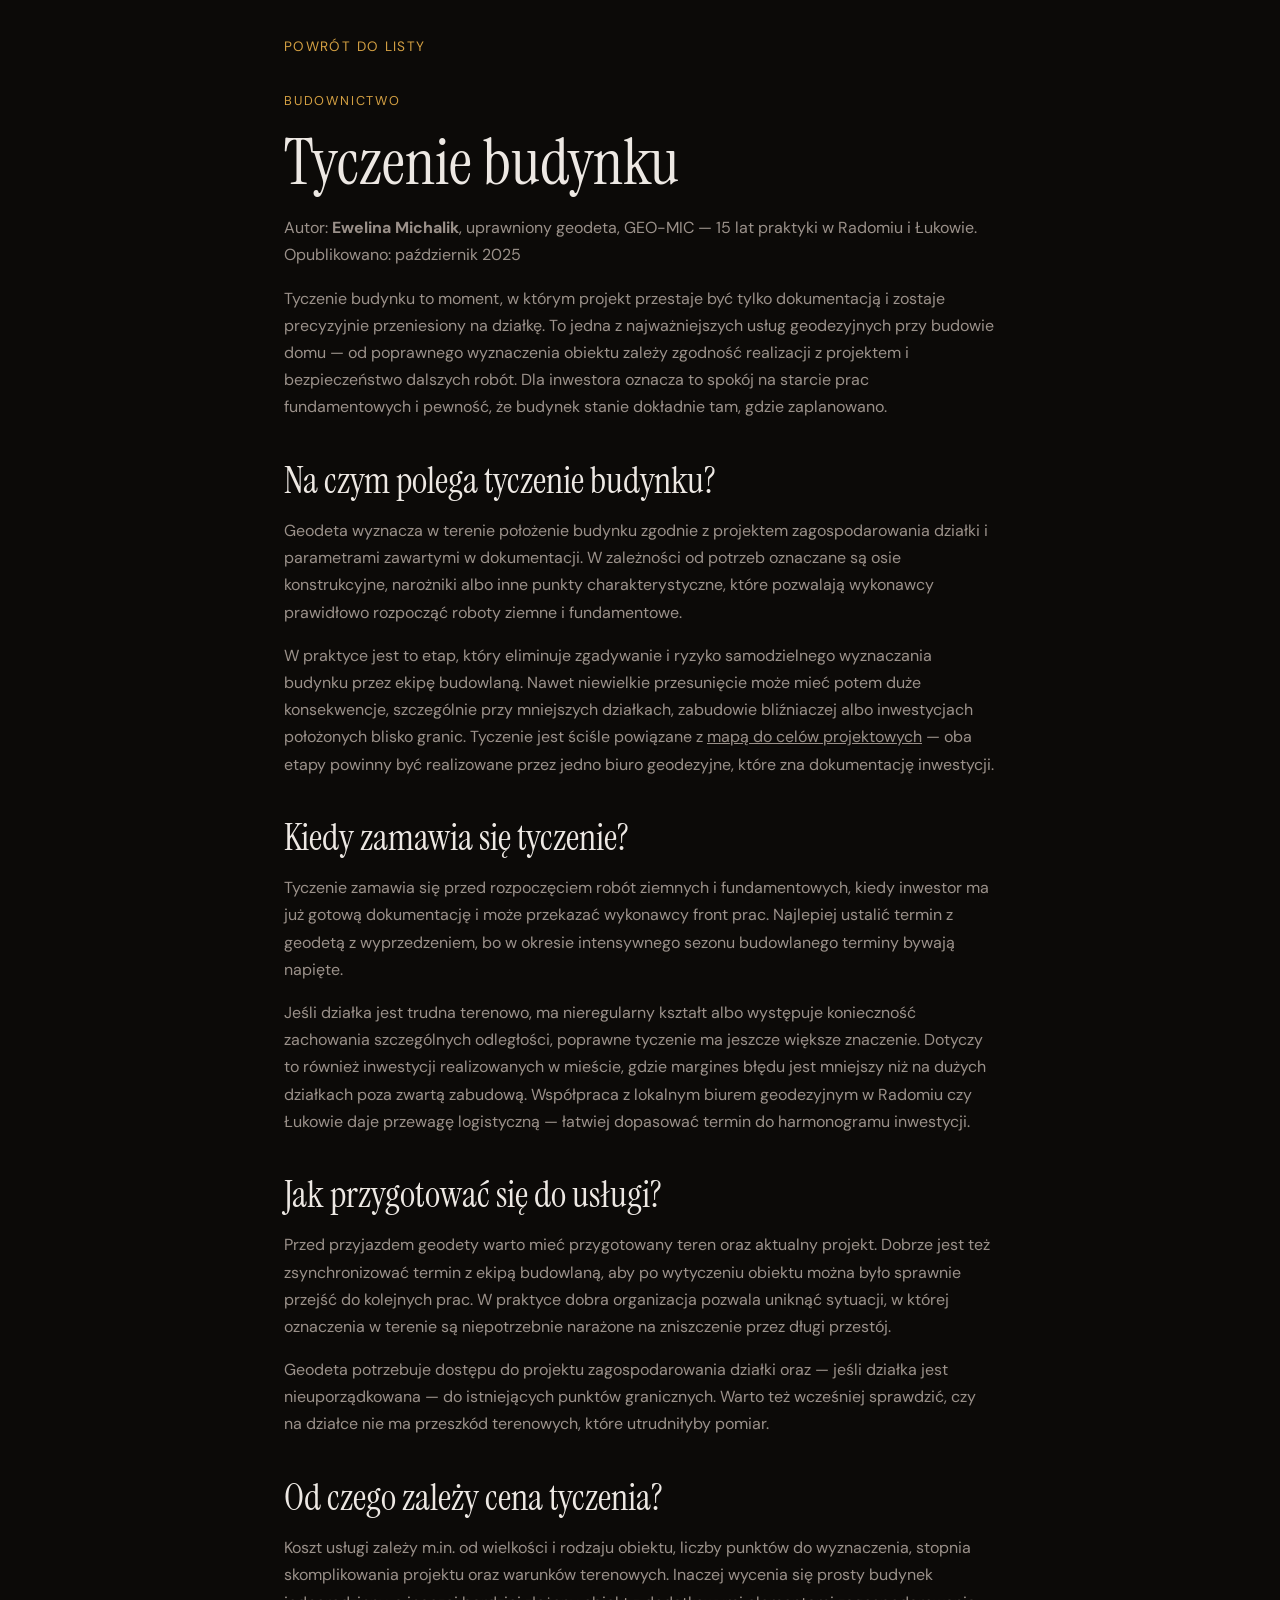
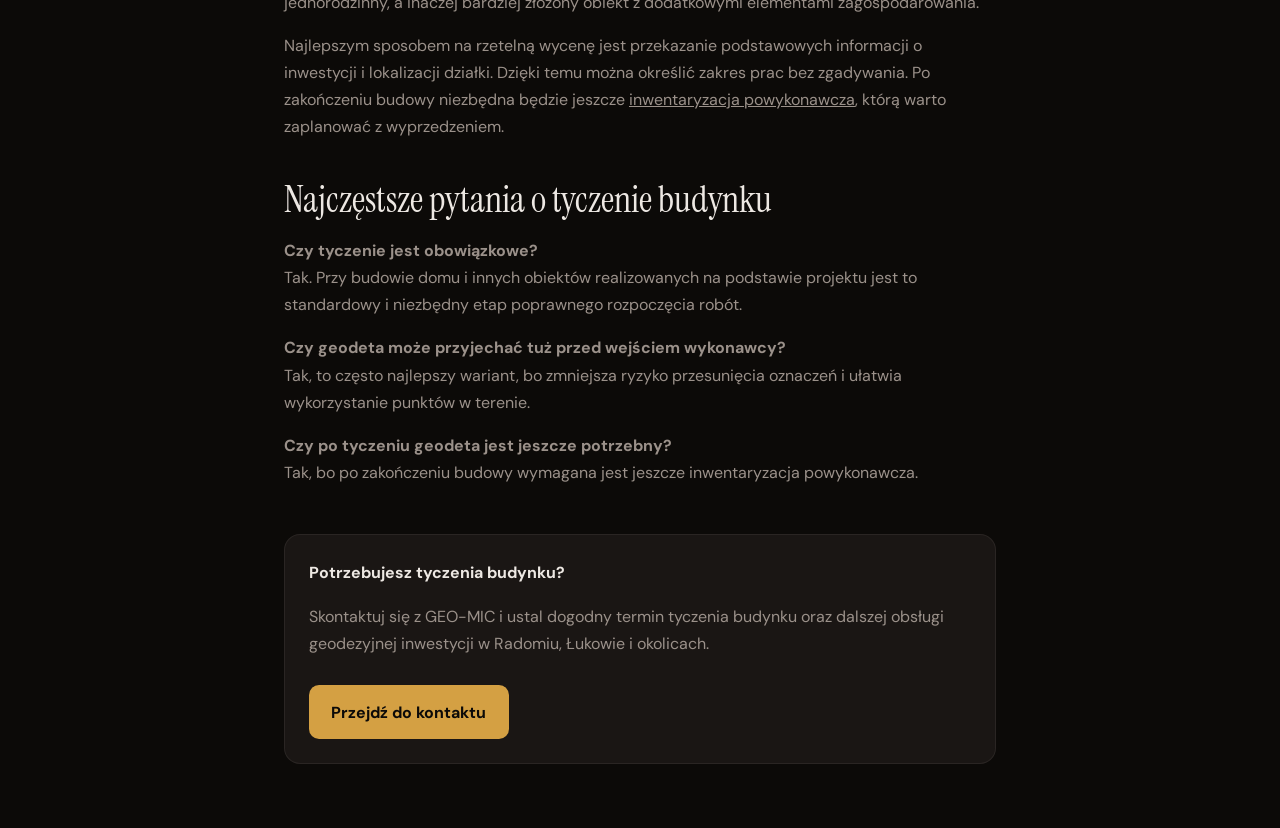
<file: blog/tyczenie-budynku.html>
<!DOCTYPE html>
<html lang="pl">
<head>
  <meta charset="UTF-8">
  <meta name="viewport" content="width=device-width, initial-scale=1.0">
  <title>Tyczenie budynku — kiedy zamówić i od czego zależy cena | GEO-MIC Radom</title>
  <meta name="description" content="Tyczenie budynku to przeniesienie projektu na działkę — obowiązkowy etap przed robotami ziemnymi. Sprawdź kiedy zamówić usługę i co wpływa na koszt. GEO-MIC Radom i Łuków.">
  <link rel="canonical" href="https://geo-mic.radom.pl/blog/tyczenie-budynku.html">
  <meta name="robots" content="index, follow">
  <link rel="preconnect" href="https://fonts.googleapis.com">
  <link rel="preconnect" href="https://fonts.gstatic.com" crossorigin>
  <link href="https://fonts.googleapis.com/css2?family=DM+Sans:wght@400;500;700&family=Instrument+Serif:ital@0;1&display=swap" rel="stylesheet">
  <link rel="stylesheet" href="style.css">

  <script type="application/ld+json">
  {
    "@context": "https://schema.org",
    "@type": "BlogPosting",
    "headline": "Tyczenie budynku — kiedy zamówić i od czego zależy cena",
    "description": "Tyczenie budynku to przeniesienie projektu na działkę w terenie. Dowiedz się, kiedy zamówić tyczenie, jak się do niego przygotować i co wpływa na koszt usługi.",
    "datePublished": "2025-10-01",
    "dateModified": "2026-04-09",
    "inLanguage": "pl-PL",
    "url": "https://geo-mic.radom.pl/blog/tyczenie-budynku.html",
    "author": {
      "@type": "Person",
      "name": "Ewelina Michalik",
      "jobTitle": "Uprawniony Geodeta",
      "url": "https://geo-mic.radom.pl/"
    },
    "publisher": {
      "@type": "Organization",
      "name": "GEO-MIC Ewelina Michalik",
      "url": "https://geo-mic.radom.pl/",
      "logo": {
        "@type": "ImageObject",
        "url": "https://geo-mic.radom.pl/logo_nav_gold.svg"
      }
    },
    "breadcrumb": {
      "@type": "BreadcrumbList",
      "itemListElement": [
        {"@type": "ListItem", "position": 1, "name": "Strona główna", "item": "https://geo-mic.radom.pl/"},
        {"@type": "ListItem", "position": 2, "name": "Wiedza", "item": "https://geo-mic.radom.pl/blog/"},
        {"@type": "ListItem", "position": 3, "name": "Tyczenie budynku"}
      ]
    }
  }
  </script>

  <script type="application/ld+json">
  {
    "@context": "https://schema.org",
    "@type": "FAQPage",
    "mainEntity": [
      {
        "@type": "Question",
        "name": "Czy tyczenie budynku jest obowiązkowe?",
        "acceptedAnswer": {
          "@type": "Answer",
          "text": "Tak. Przy budowie domu i innych obiektów realizowanych na podstawie projektu tyczenie budynku jest standardowym i niezbędnym etapem poprawnego rozpoczęcia robót. Bez geodezyjnego wyznaczenia obiektu ekipa budowlana nie ma pewności co do prawidłowego usytuowania budynku na działce."
        }
      },
      {
        "@type": "Question",
        "name": "Czy geodeta może przyjechać tuż przed wejściem wykonawcy?",
        "acceptedAnswer": {
          "@type": "Answer",
          "text": "Tak, to często najlepszy wariant — zmniejsza ryzyko przesunięcia oznaczeń i ułatwia bezpośrednie wykorzystanie wyznaczonych punktów przez ekipę budowlaną."
        }
      },
      {
        "@type": "Question",
        "name": "Czy po tyczeniu geodeta jest jeszcze potrzebny?",
        "acceptedAnswer": {
          "@type": "Answer",
          "text": "Tak. Po zakończeniu budowy wymagana jest inwentaryzacja powykonawcza, która dokumentuje rzeczywiste położenie wybudowanego obiektu. Bez niej nie można formalnie zakończyć inwestycji."
        }
      }
    ]
  }
  </script>
</head>
<body>
  <div class="wrap article">
    <a class="back-link" href="index.html">Powrót do listy</a>
    <div class="eyebrow">Budownictwo</div>
    <h1>Tyczenie budynku</h1>
    <p class="article-meta">Autor: <strong>Ewelina Michalik</strong>, uprawniony geodeta, GEO-MIC — 15 lat praktyki w Radomiu i Łukowie. <time datetime="2025-10-01">Opublikowano: październik 2025</time></p>
    <p class="lead">Tyczenie budynku to moment, w którym projekt przestaje być tylko dokumentacją i zostaje precyzyjnie przeniesiony na działkę. To jedna z najważniejszych usług geodezyjnych przy budowie domu — od poprawnego wyznaczenia obiektu zależy zgodność realizacji z projektem i bezpieczeństwo dalszych robót. Dla inwestora oznacza to spokój na starcie prac fundamentowych i pewność, że budynek stanie dokładnie tam, gdzie zaplanowano.</p>

    <h2>Na czym polega tyczenie budynku?</h2>
    <p>Geodeta wyznacza w terenie położenie budynku zgodnie z projektem zagospodarowania działki i parametrami zawartymi w dokumentacji. W zależności od potrzeb oznaczane są osie konstrukcyjne, narożniki albo inne punkty charakterystyczne, które pozwalają wykonawcy prawidłowo rozpocząć roboty ziemne i fundamentowe.</p>
    <p>W praktyce jest to etap, który eliminuje zgadywanie i ryzyko samodzielnego wyznaczania budynku przez ekipę budowlaną. Nawet niewielkie przesunięcie może mieć potem duże konsekwencje, szczególnie przy mniejszych działkach, zabudowie bliźniaczej albo inwestycjach położonych blisko granic. Tyczenie jest ściśle powiązane z <a href="mapa-do-celow-projektowych.html">mapą do celów projektowych</a> — oba etapy powinny być realizowane przez jedno biuro geodezyjne, które zna dokumentację inwestycji.</p>

    <h2>Kiedy zamawia się tyczenie?</h2>
    <p>Tyczenie zamawia się przed rozpoczęciem robót ziemnych i fundamentowych, kiedy inwestor ma już gotową dokumentację i może przekazać wykonawcy front prac. Najlepiej ustalić termin z geodetą z wyprzedzeniem, bo w okresie intensywnego sezonu budowlanego terminy bywają napięte.</p>
    <p>Jeśli działka jest trudna terenowo, ma nieregularny kształt albo występuje konieczność zachowania szczególnych odległości, poprawne tyczenie ma jeszcze większe znaczenie. Dotyczy to również inwestycji realizowanych w mieście, gdzie margines błędu jest mniejszy niż na dużych działkach poza zwartą zabudową. Współpraca z lokalnym biurem geodezyjnym w Radomiu czy Łukowie daje przewagę logistyczną — łatwiej dopasować termin do harmonogramu inwestycji.</p>

    <h2>Jak przygotować się do usługi?</h2>
    <p>Przed przyjazdem geodety warto mieć przygotowany teren oraz aktualny projekt. Dobrze jest też zsynchronizować termin z ekipą budowlaną, aby po wytyczeniu obiektu można było sprawnie przejść do kolejnych prac. W praktyce dobra organizacja pozwala uniknąć sytuacji, w której oznaczenia w terenie są niepotrzebnie narażone na zniszczenie przez długi przestój.</p>
    <p>Geodeta potrzebuje dostępu do projektu zagospodarowania działki oraz — jeśli działka jest nieuporządkowana — do istniejących punktów granicznych. Warto też wcześniej sprawdzić, czy na działce nie ma przeszkód terenowych, które utrudniłyby pomiar.</p>

    <h2>Od czego zależy cena tyczenia?</h2>
    <p>Koszt usługi zależy m.in. od wielkości i rodzaju obiektu, liczby punktów do wyznaczenia, stopnia skomplikowania projektu oraz warunków terenowych. Inaczej wycenia się prosty budynek jednorodzinny, a inaczej bardziej złożony obiekt z dodatkowymi elementami zagospodarowania.</p>
    <p>Najlepszym sposobem na rzetelną wycenę jest przekazanie podstawowych informacji o inwestycji i lokalizacji działki. Dzięki temu można określić zakres prac bez zgadywania. Po zakończeniu budowy niezbędna będzie jeszcze <a href="inwentaryzacja-powykonawcza.html">inwentaryzacja powykonawcza</a>, którą warto zaplanować z wyprzedzeniem.</p>

    <h2>Najczęstsze pytania o tyczenie budynku</h2>
    <p><strong>Czy tyczenie jest obowiązkowe?</strong><br>Tak. Przy budowie domu i innych obiektów realizowanych na podstawie projektu jest to standardowy i niezbędny etap poprawnego rozpoczęcia robót.</p>
    <p><strong>Czy geodeta może przyjechać tuż przed wejściem wykonawcy?</strong><br>Tak, to często najlepszy wariant, bo zmniejsza ryzyko przesunięcia oznaczeń i ułatwia wykorzystanie punktów w terenie.</p>
    <p><strong>Czy po tyczeniu geodeta jest jeszcze potrzebny?</strong><br>Tak, bo po zakończeniu budowy wymagana jest jeszcze inwentaryzacja powykonawcza.</p>

    <div class="cta">
      <strong>Potrzebujesz tyczenia budynku?</strong>
      <p>Skontaktuj się z GEO-MIC i ustal dogodny termin tyczenia budynku oraz dalszej obsługi geodezyjnej inwestycji w Radomiu, Łukowie i okolicach.</p>
      <a class="btn" href="/#kontakt">Przejdź do kontaktu</a>
    </div>
  </div>
</body>
</html>
</file>
<file: blog/style.css>
:root {
  --bg-primary: #0c0a08;
  --bg-card: #1a1614;
  --text-primary: #ede8e3;
  --text-secondary: #9b918a;
  --accent: #d4a043;
  --border: rgba(155, 145, 138, 0.12);
  --font-display: 'Instrument Serif', Georgia, serif;
  --font-body: 'DM Sans', system-ui, sans-serif;
}

* { box-sizing: border-box; }
html { scroll-behavior: smooth; }
body {
  margin: 0;
  font-family: var(--font-body);
  background: var(--bg-primary);
  color: var(--text-primary);
  line-height: 1.7;
}

a { color: inherit; }

.wrap {
  max-width: 1080px;
  margin: 0 auto;
  padding: 2rem 1.5rem 4rem;
}

.back-link {
  display: inline-block;
  margin-bottom: 2rem;
  color: var(--accent);
  text-decoration: none;
  font-size: 0.85rem;
  letter-spacing: 0.1em;
  text-transform: uppercase;
}

.eyebrow {
  color: var(--accent);
  font-size: 0.8rem;
  letter-spacing: 0.14em;
  text-transform: uppercase;
  margin-bottom: 1rem;
}

h1, h2 {
  font-family: var(--font-display);
  font-weight: 400;
  line-height: 1.1;
}

h1 {
  font-size: clamp(2.4rem, 5vw, 4rem);
  margin: 0 0 1rem;
}

h2 {
  font-size: clamp(1.7rem, 3vw, 2.3rem);
  margin-top: 2.5rem;
  margin-bottom: 0.75rem;
}

.lead, .meta, p, li { color: var(--text-secondary); }

.lead {
  max-width: 760px;
  margin-bottom: 2.5rem;
}

.grid {
  display: grid;
  grid-template-columns: repeat(2, minmax(0, 1fr));
  gap: 1.25rem;
}

.card {
  border: 1px solid var(--border);
  background: var(--bg-card);
  padding: 1.5rem;
  text-decoration: none;
  border-radius: 16px;
}

.card h2 {
  margin-top: 0.2rem;
  margin-bottom: 0.75rem;
  font-size: 1.7rem;
}

.article {
  max-width: 760px;
}

.cta {
  margin-top: 3rem;
  padding: 1.5rem;
  border: 1px solid var(--border);
  border-radius: 16px;
  background: var(--bg-card);
}

.btn {
  display: inline-block;
  margin-top: 0.75rem;
  padding: 0.85rem 1.4rem;
  background: var(--accent);
  color: var(--bg-primary);
  text-decoration: none;
  border-radius: 10px;
  font-weight: 700;
}

@media (max-width: 768px) {
  .grid { grid-template-columns: 1fr; }
}
</file>
